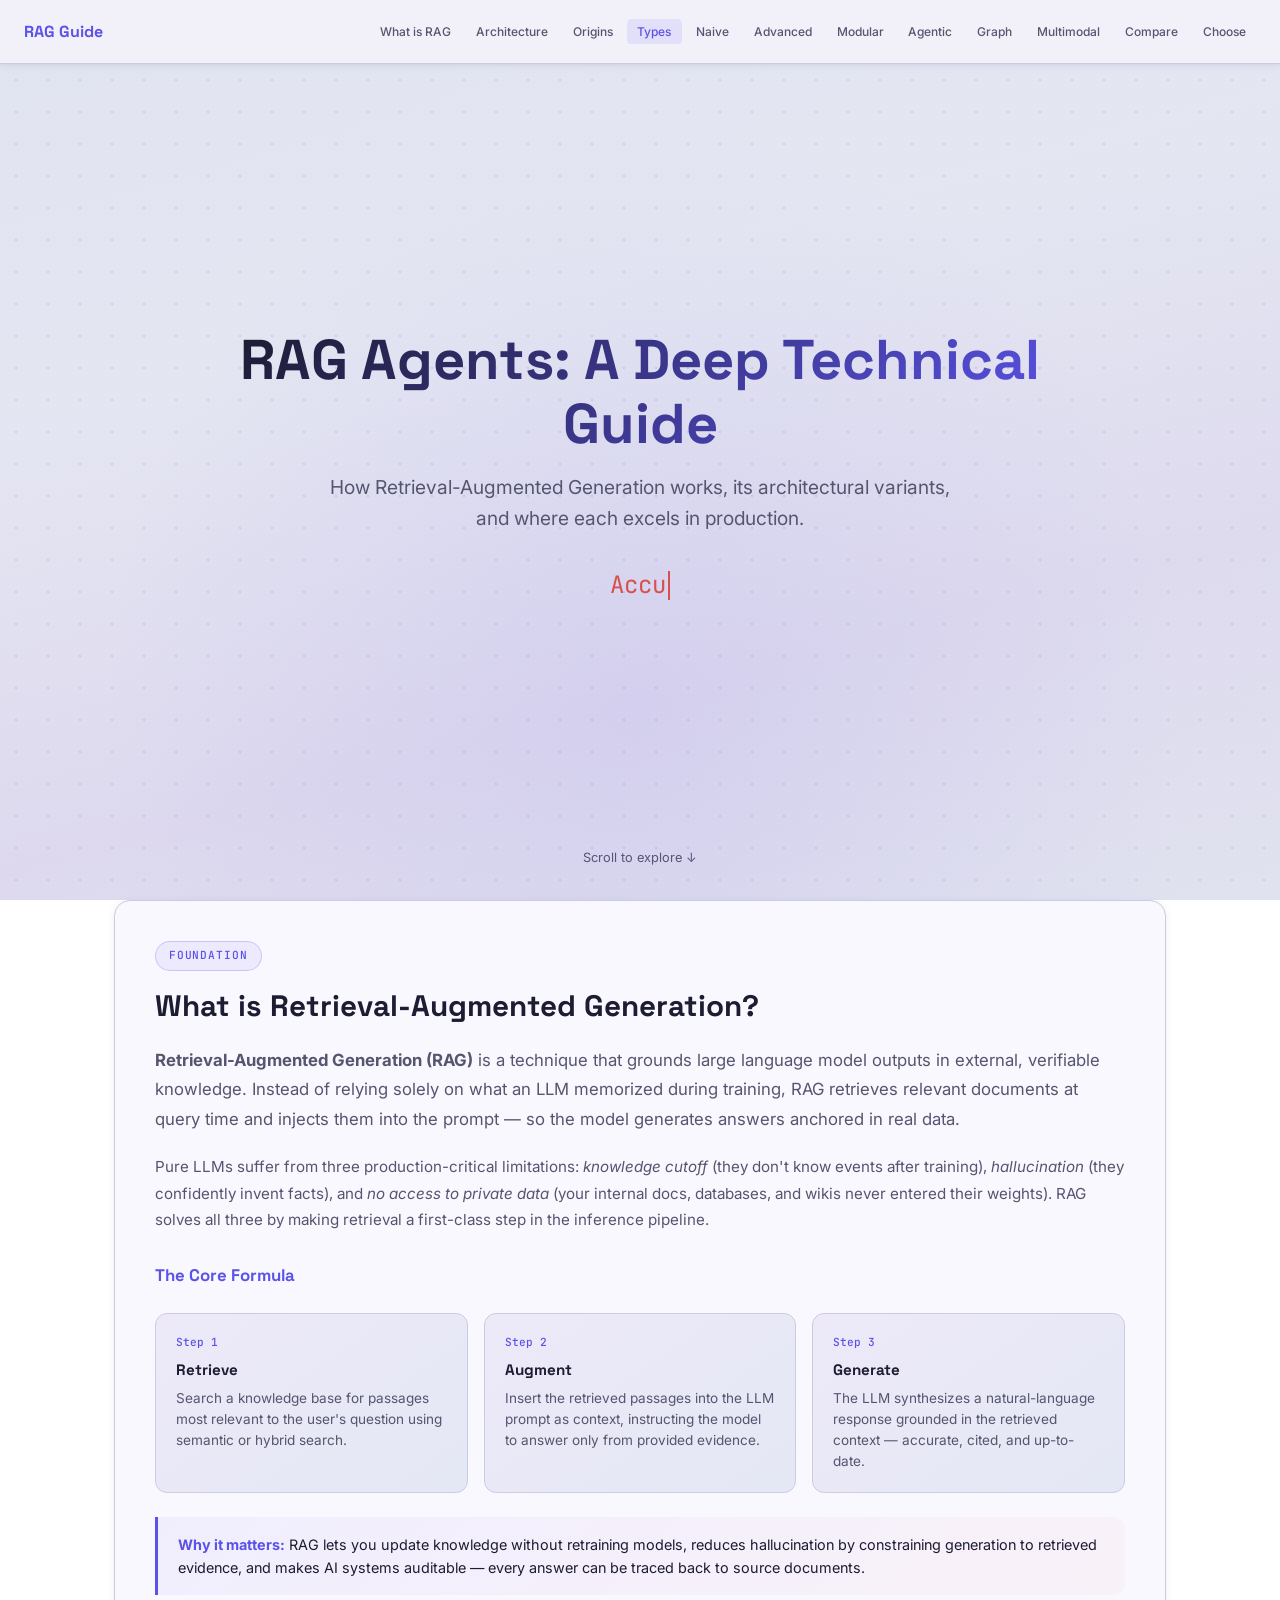
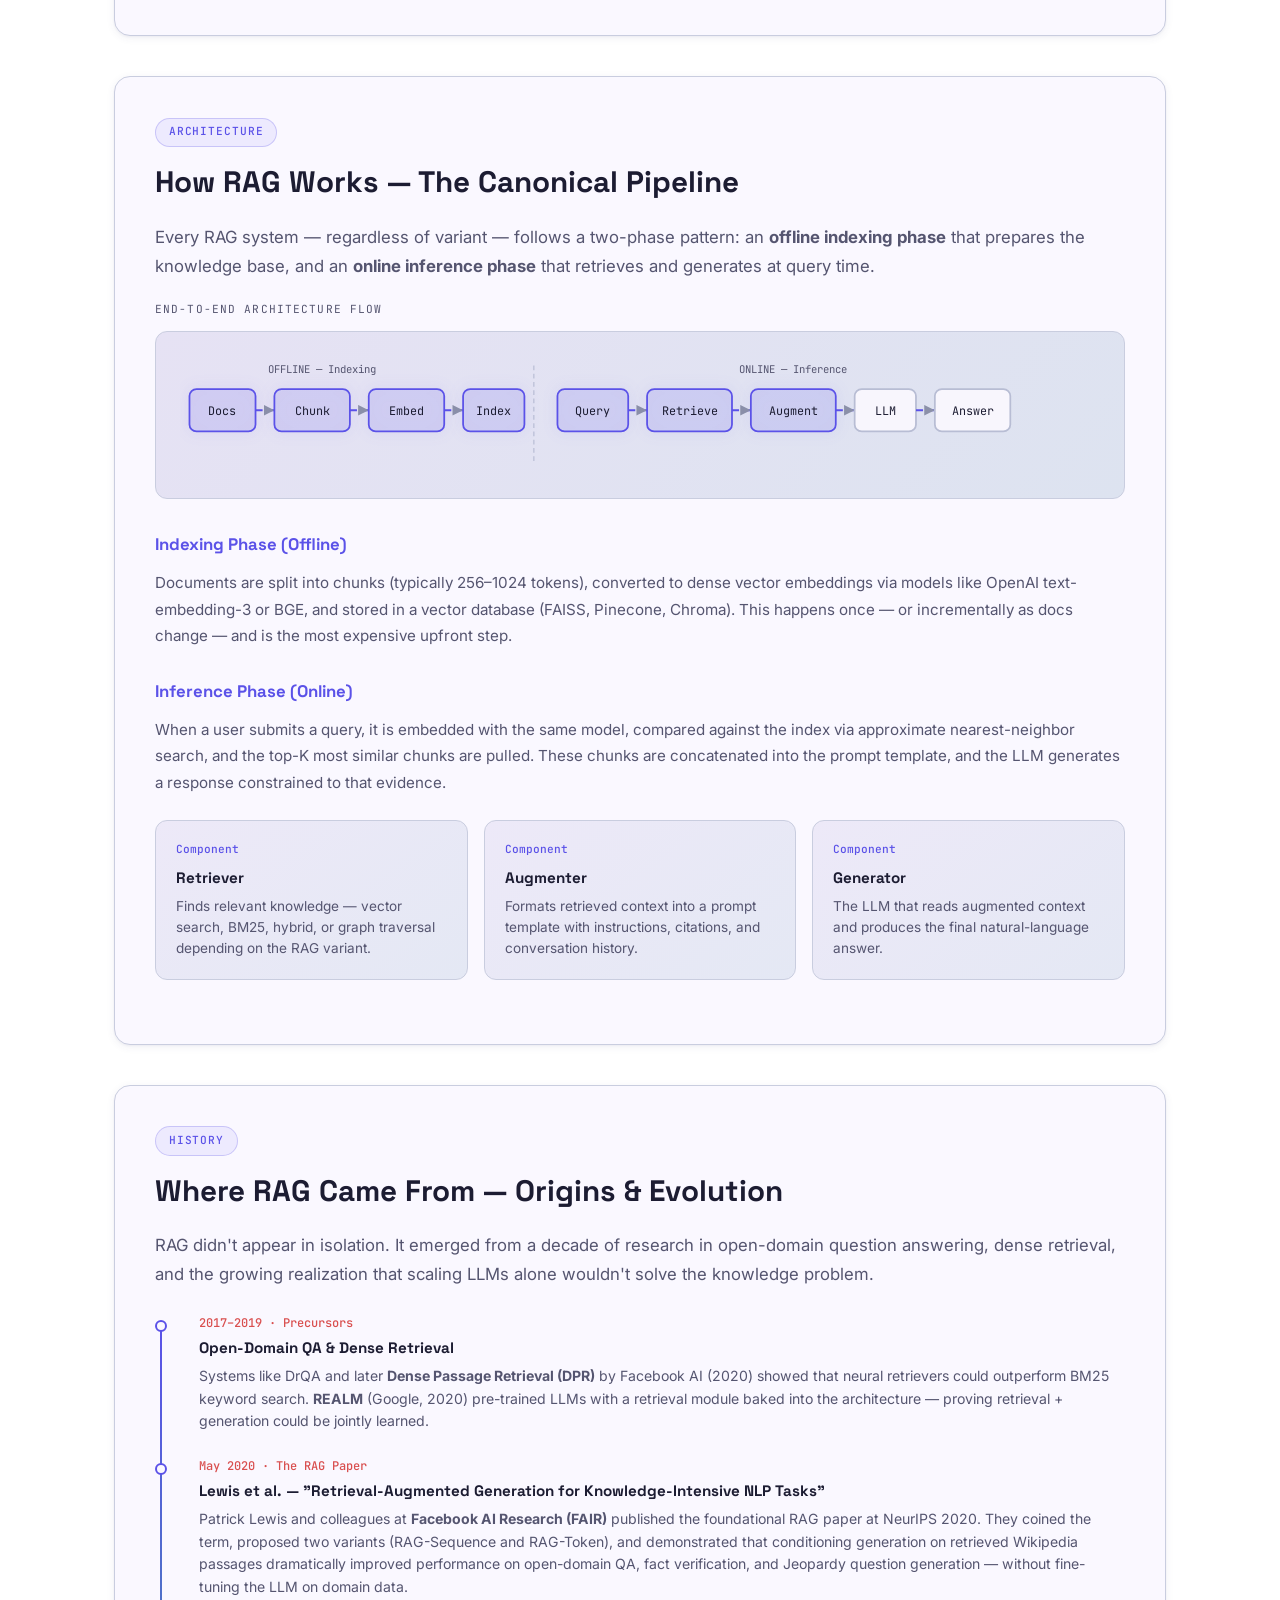
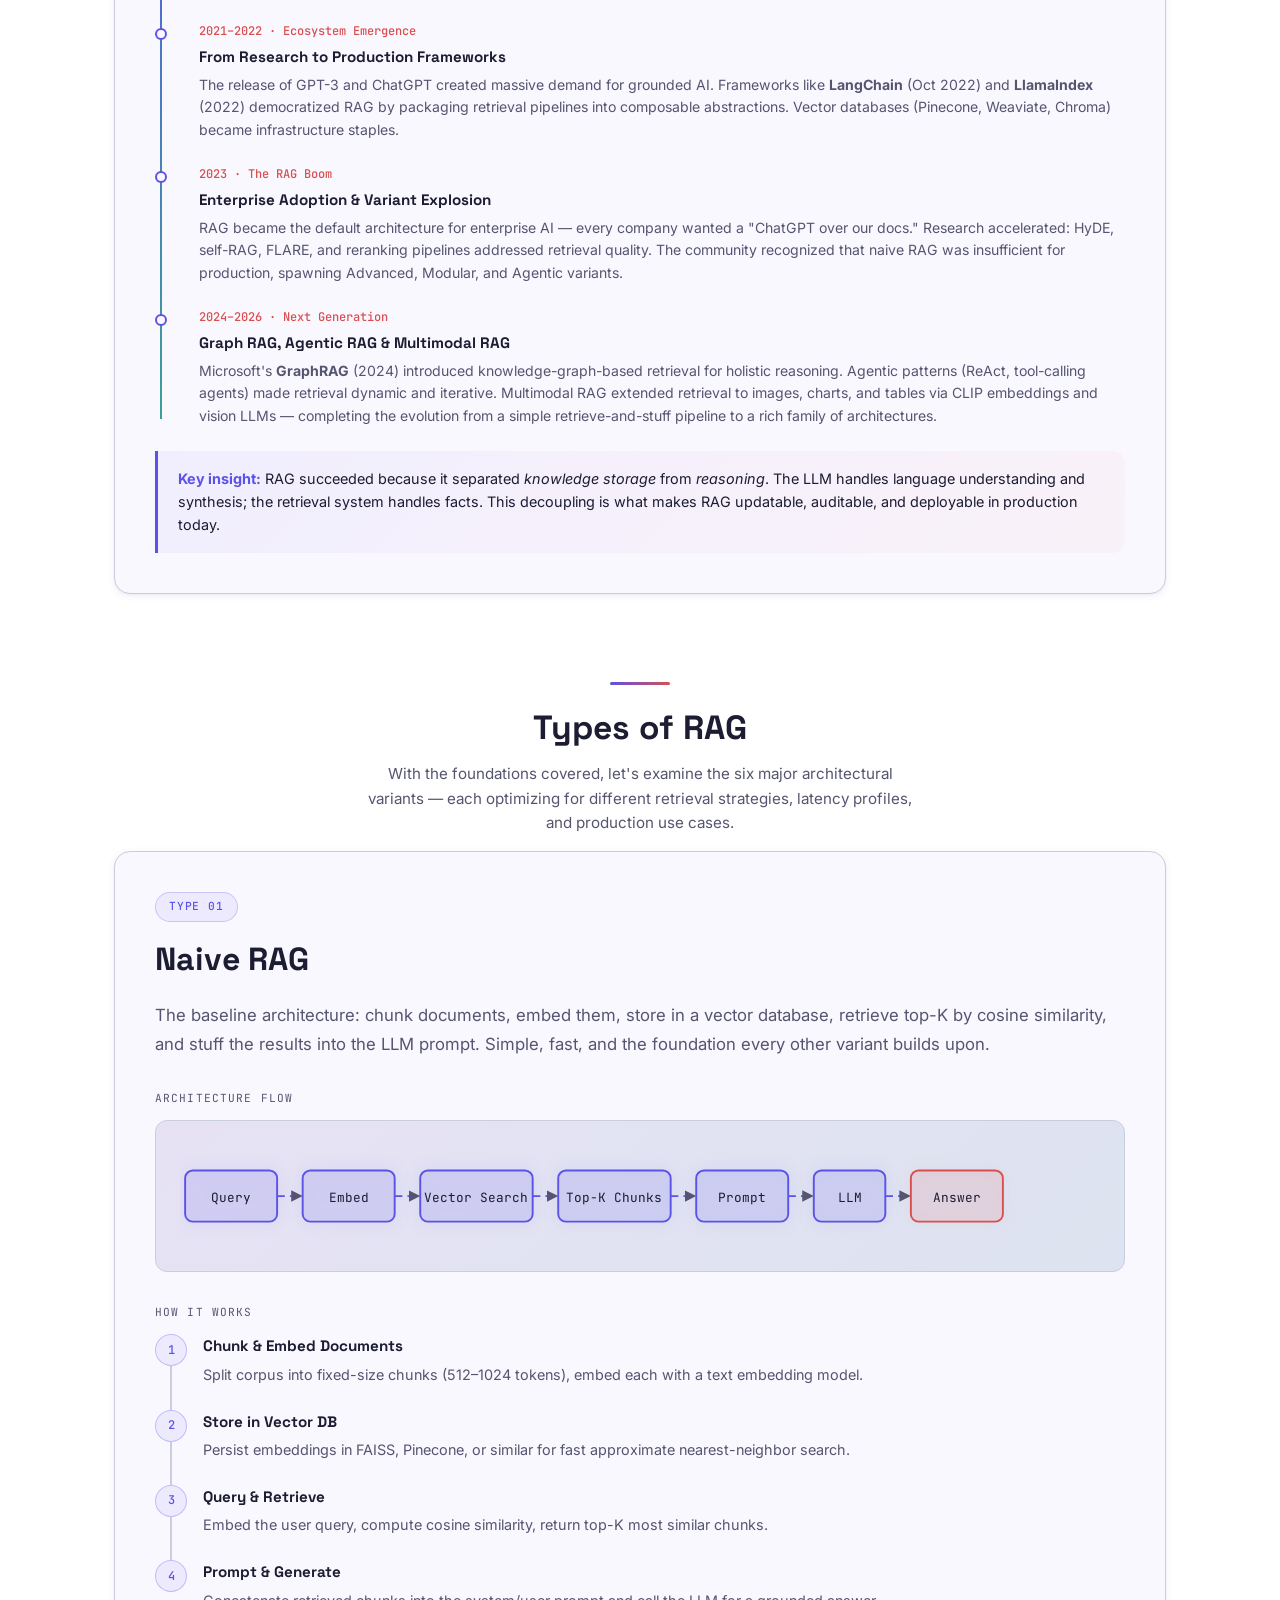
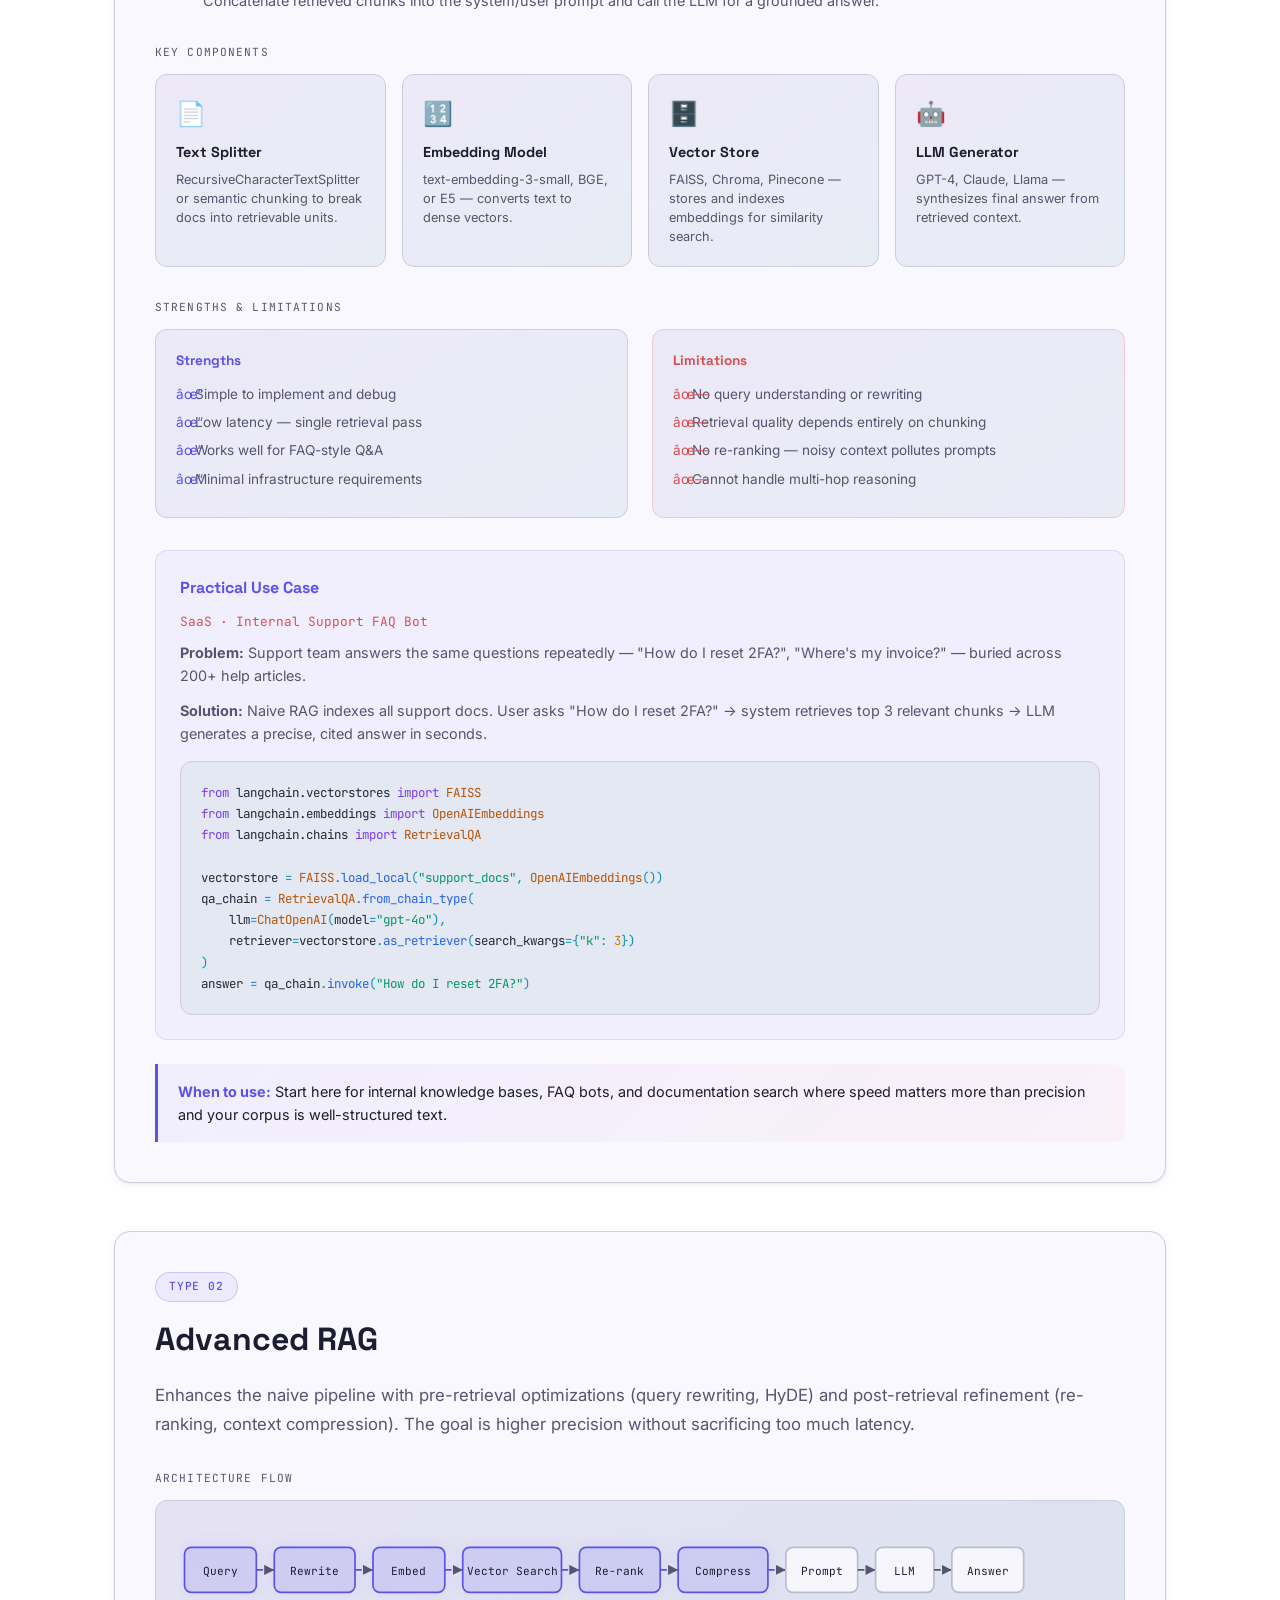
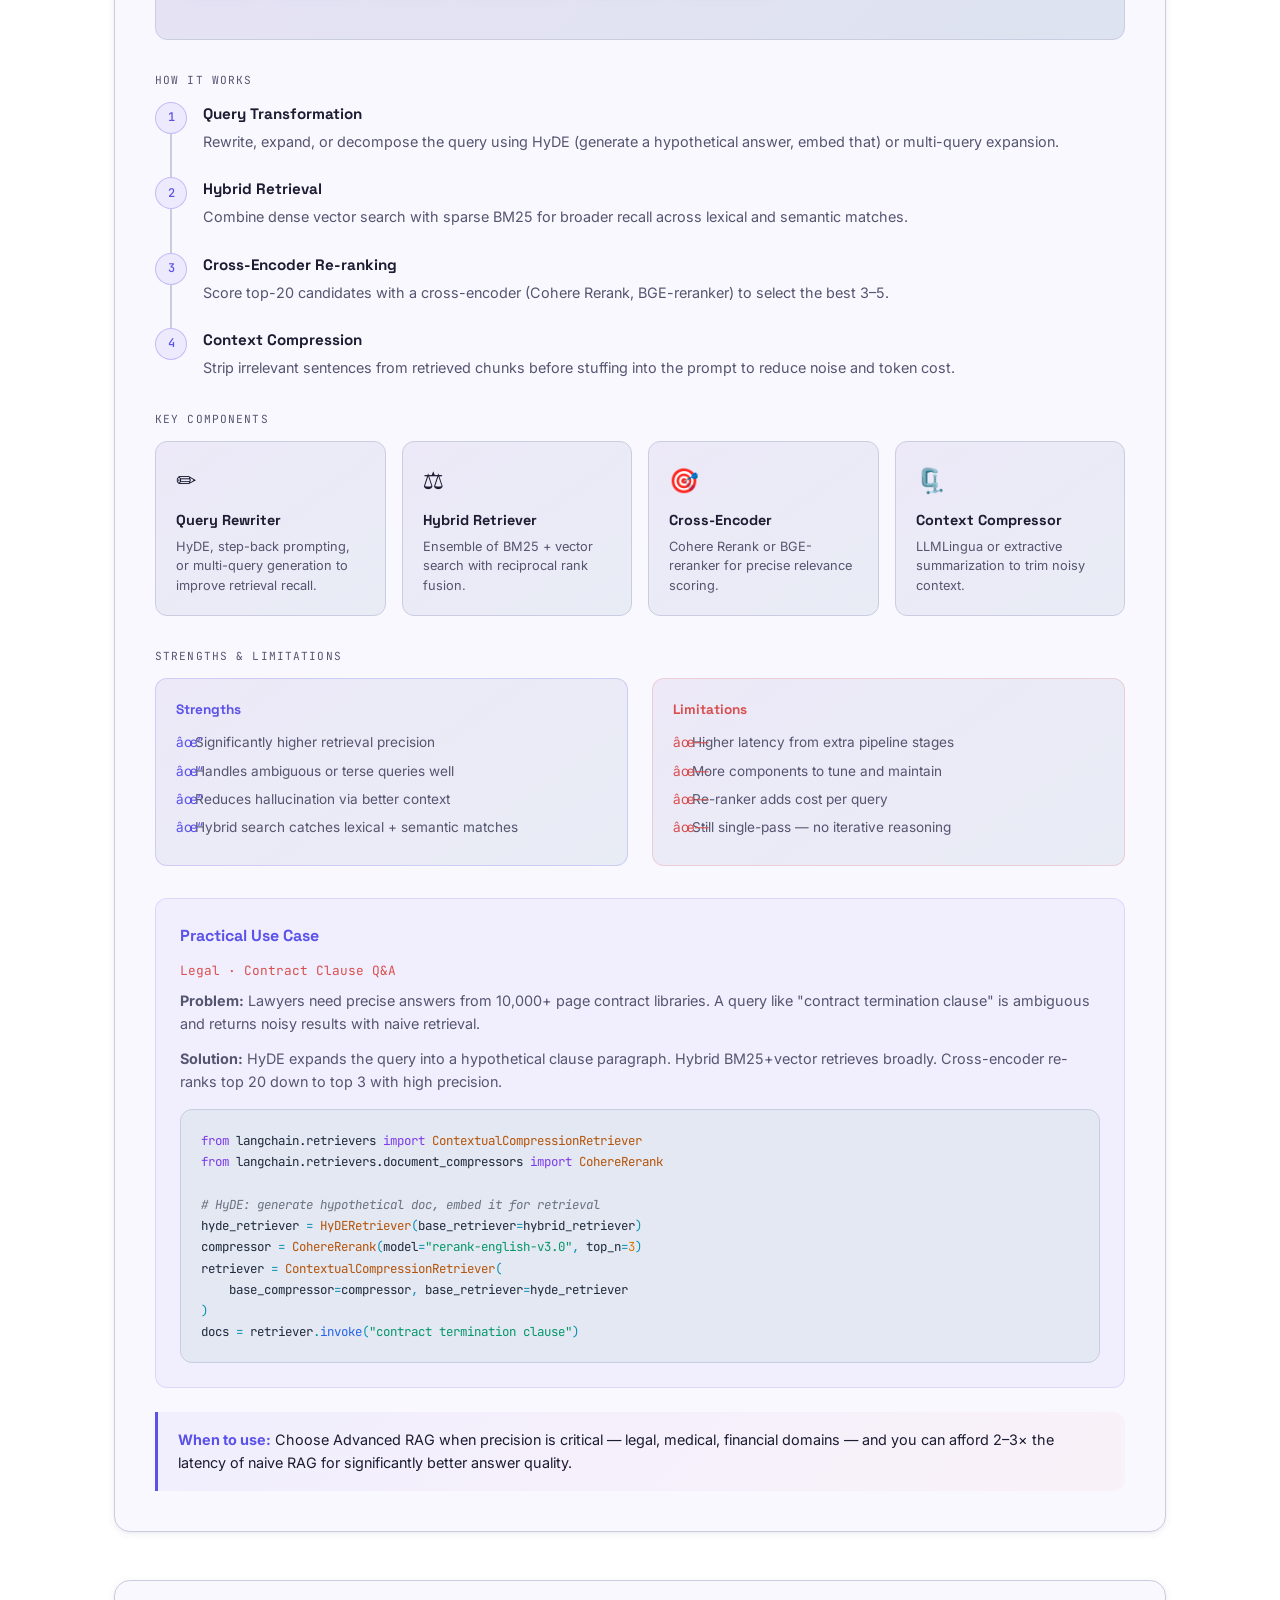
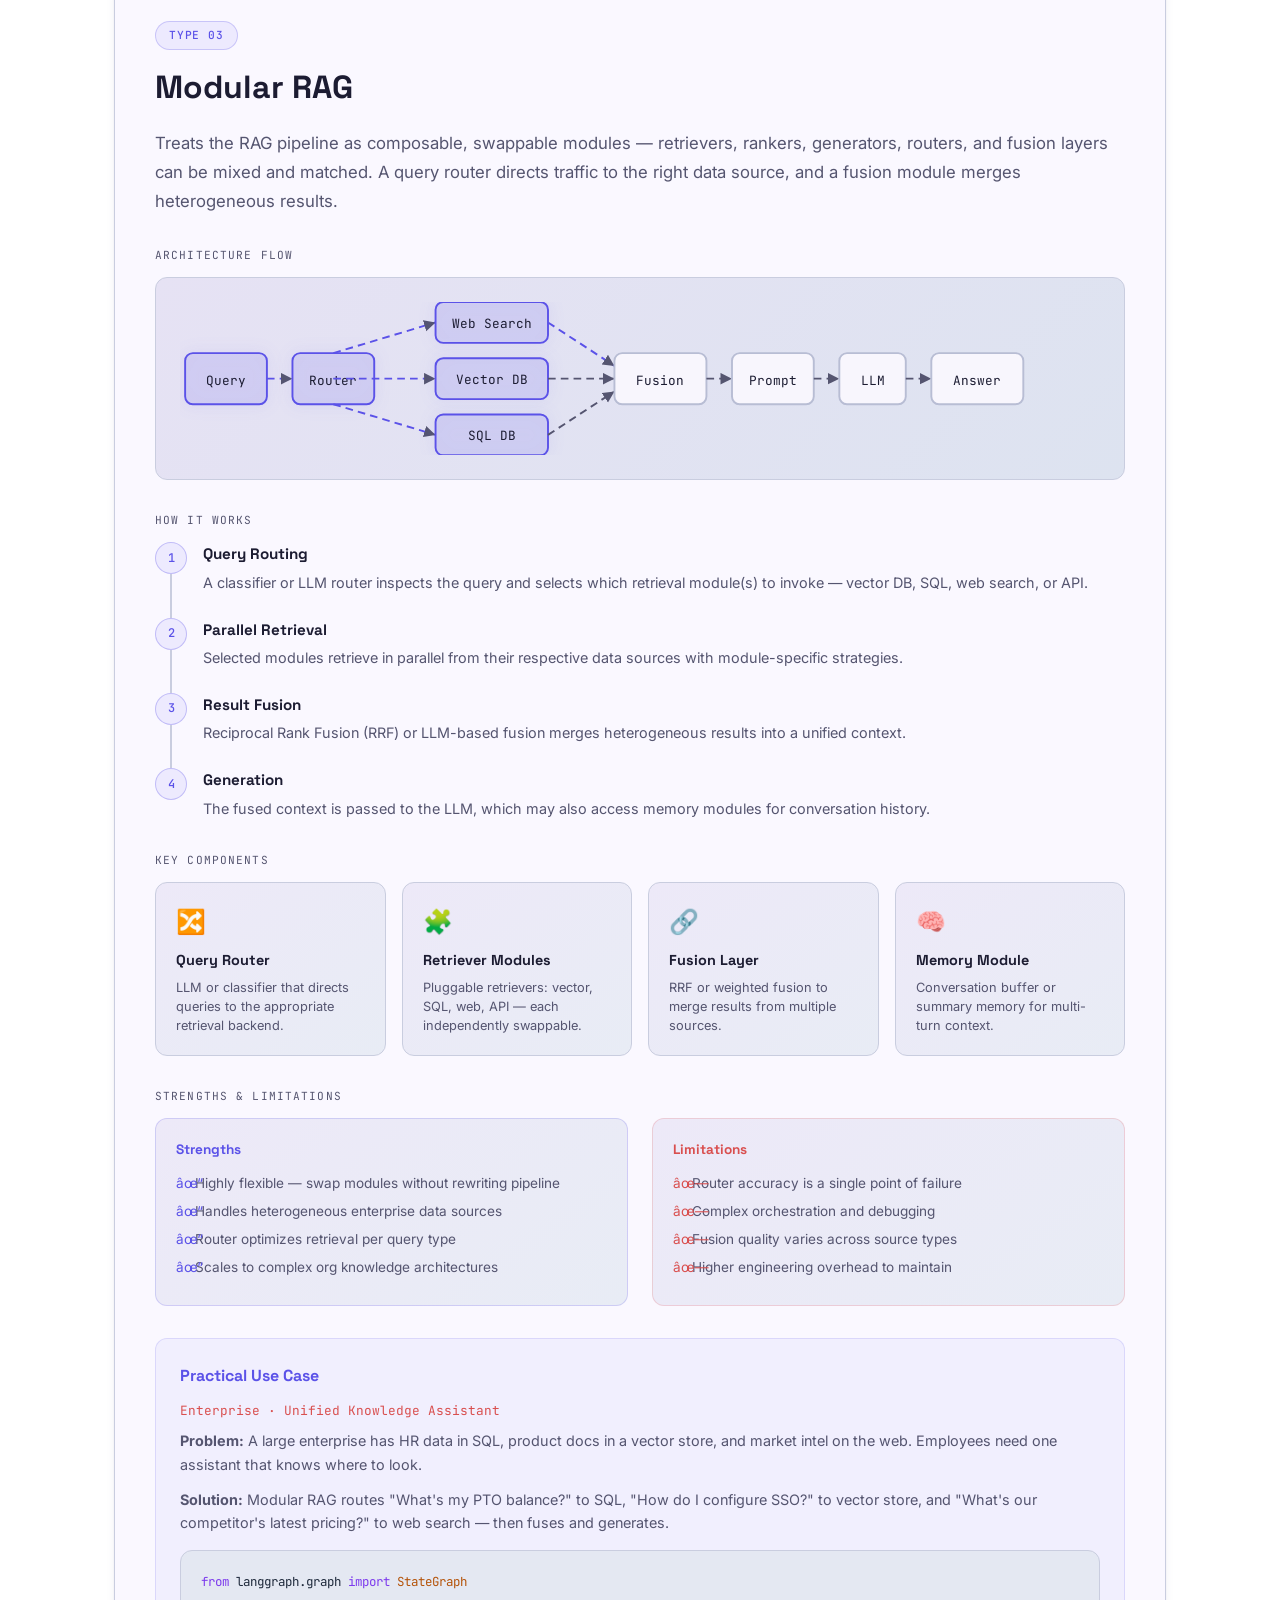
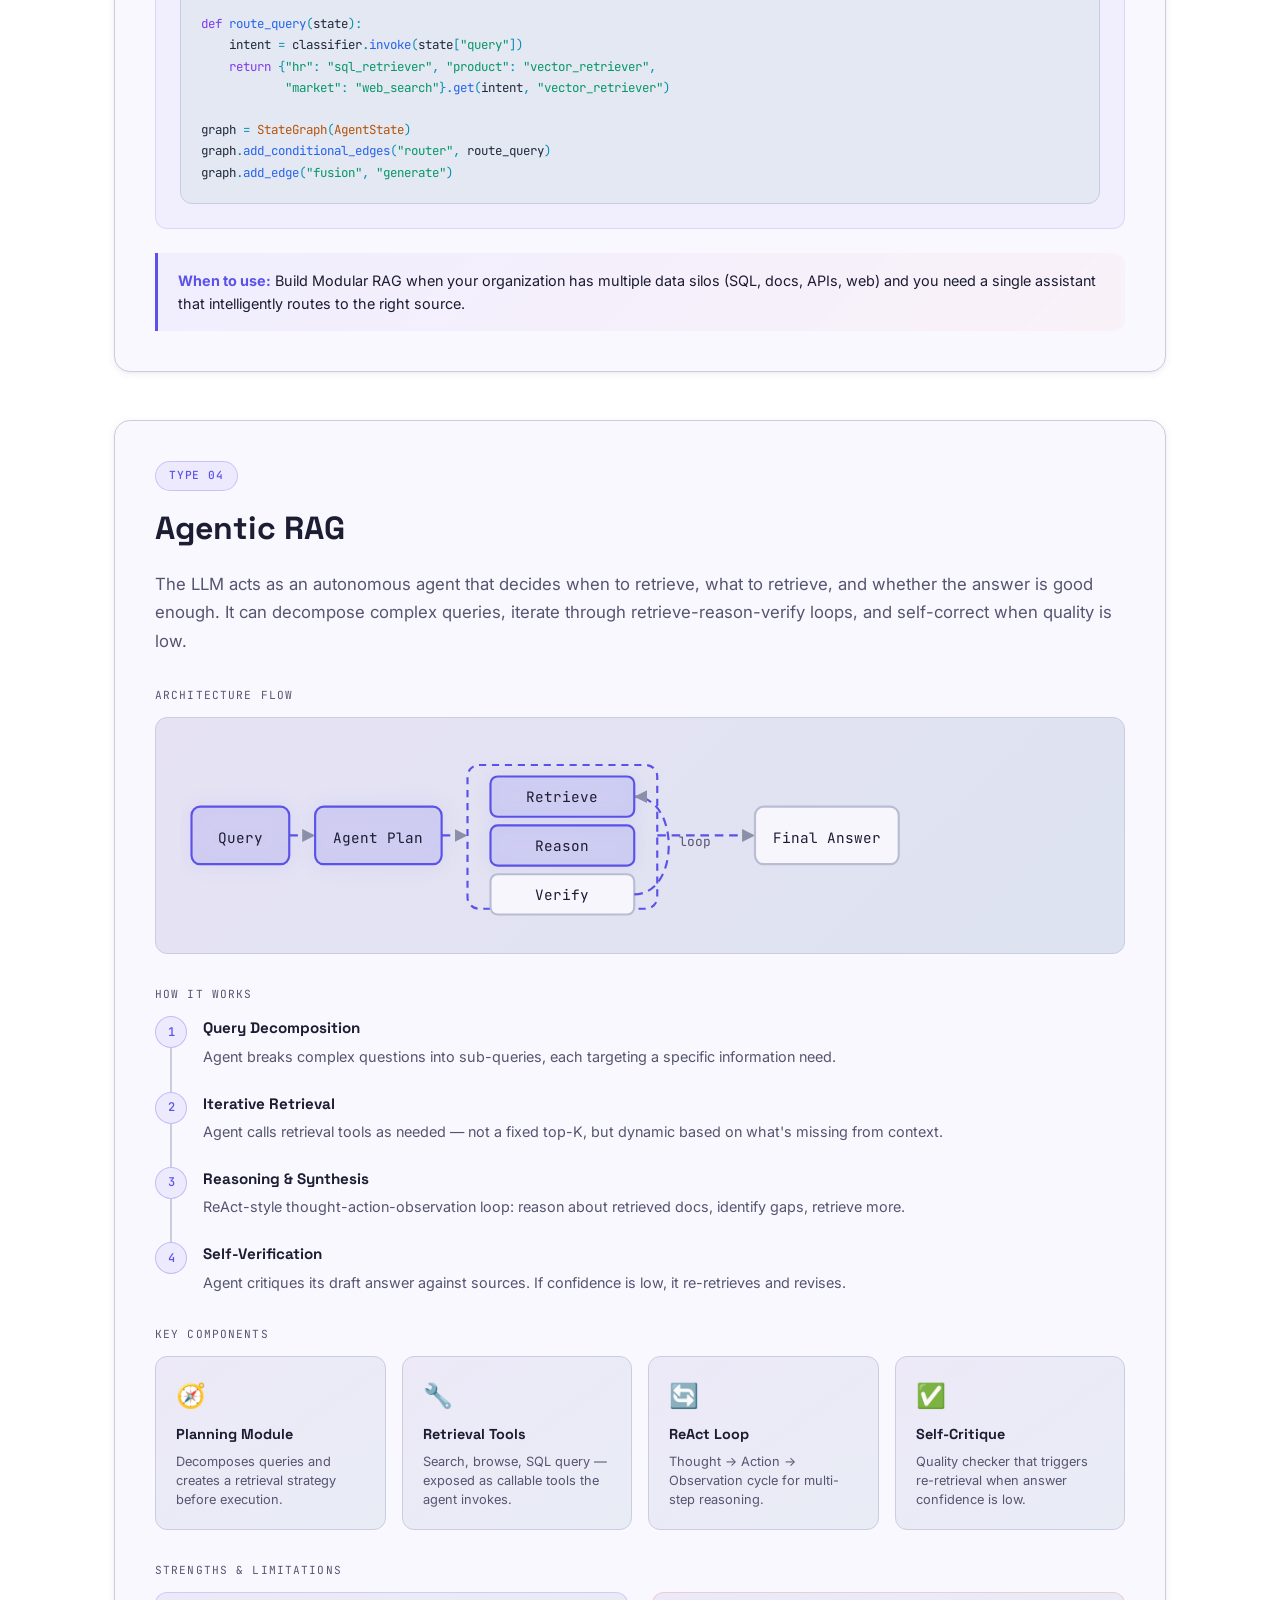
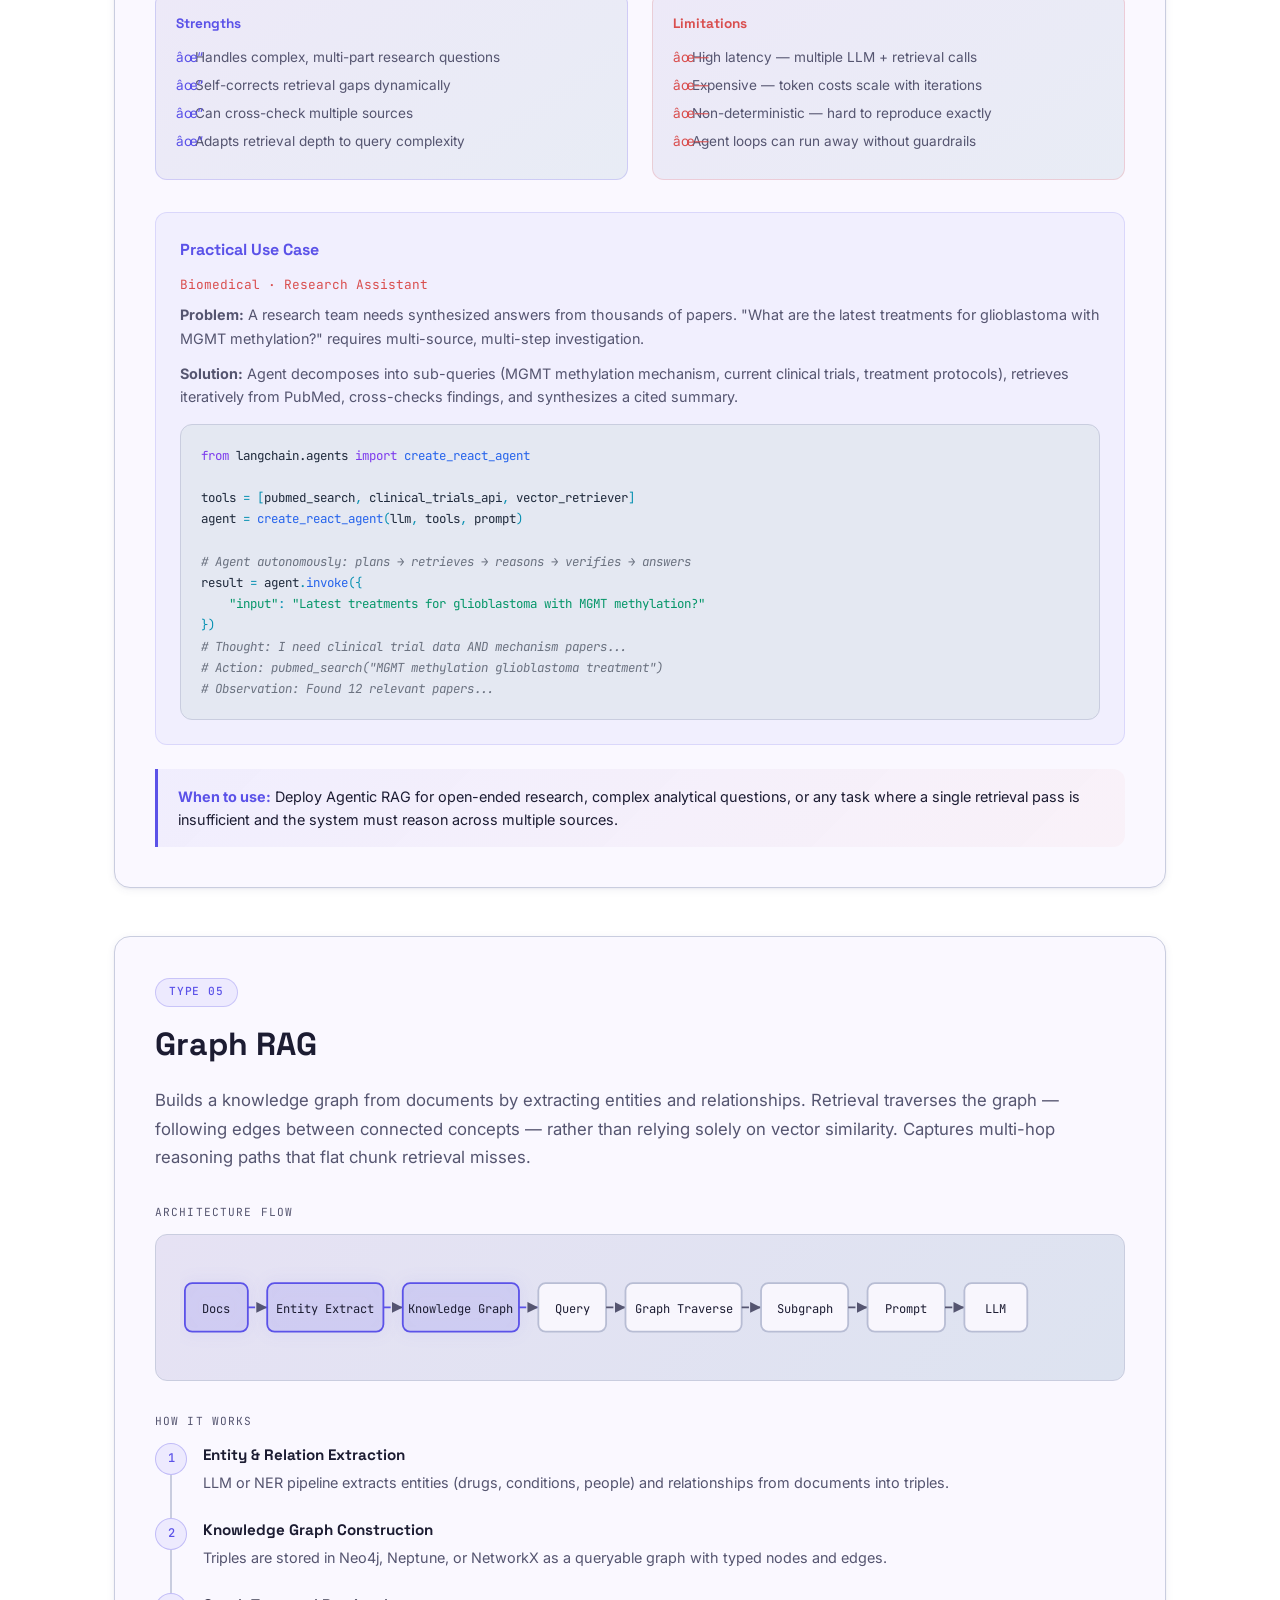
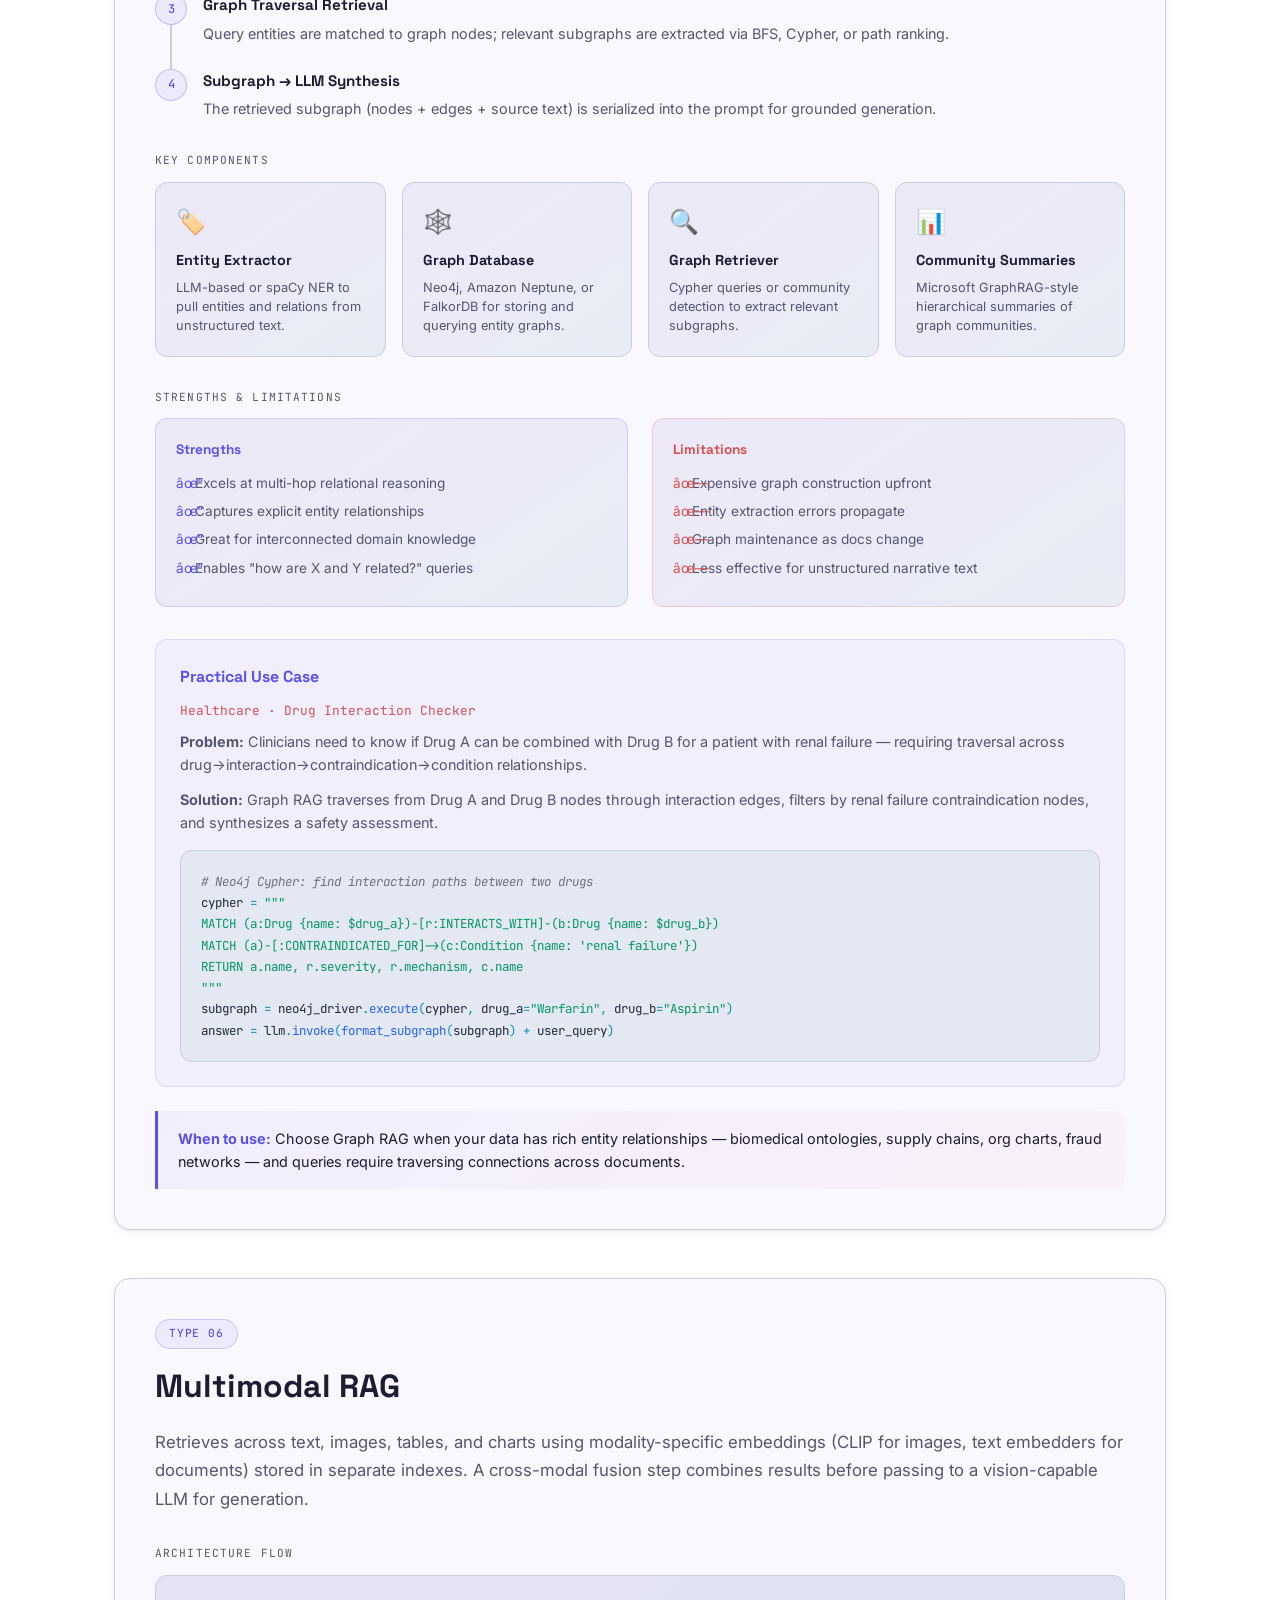
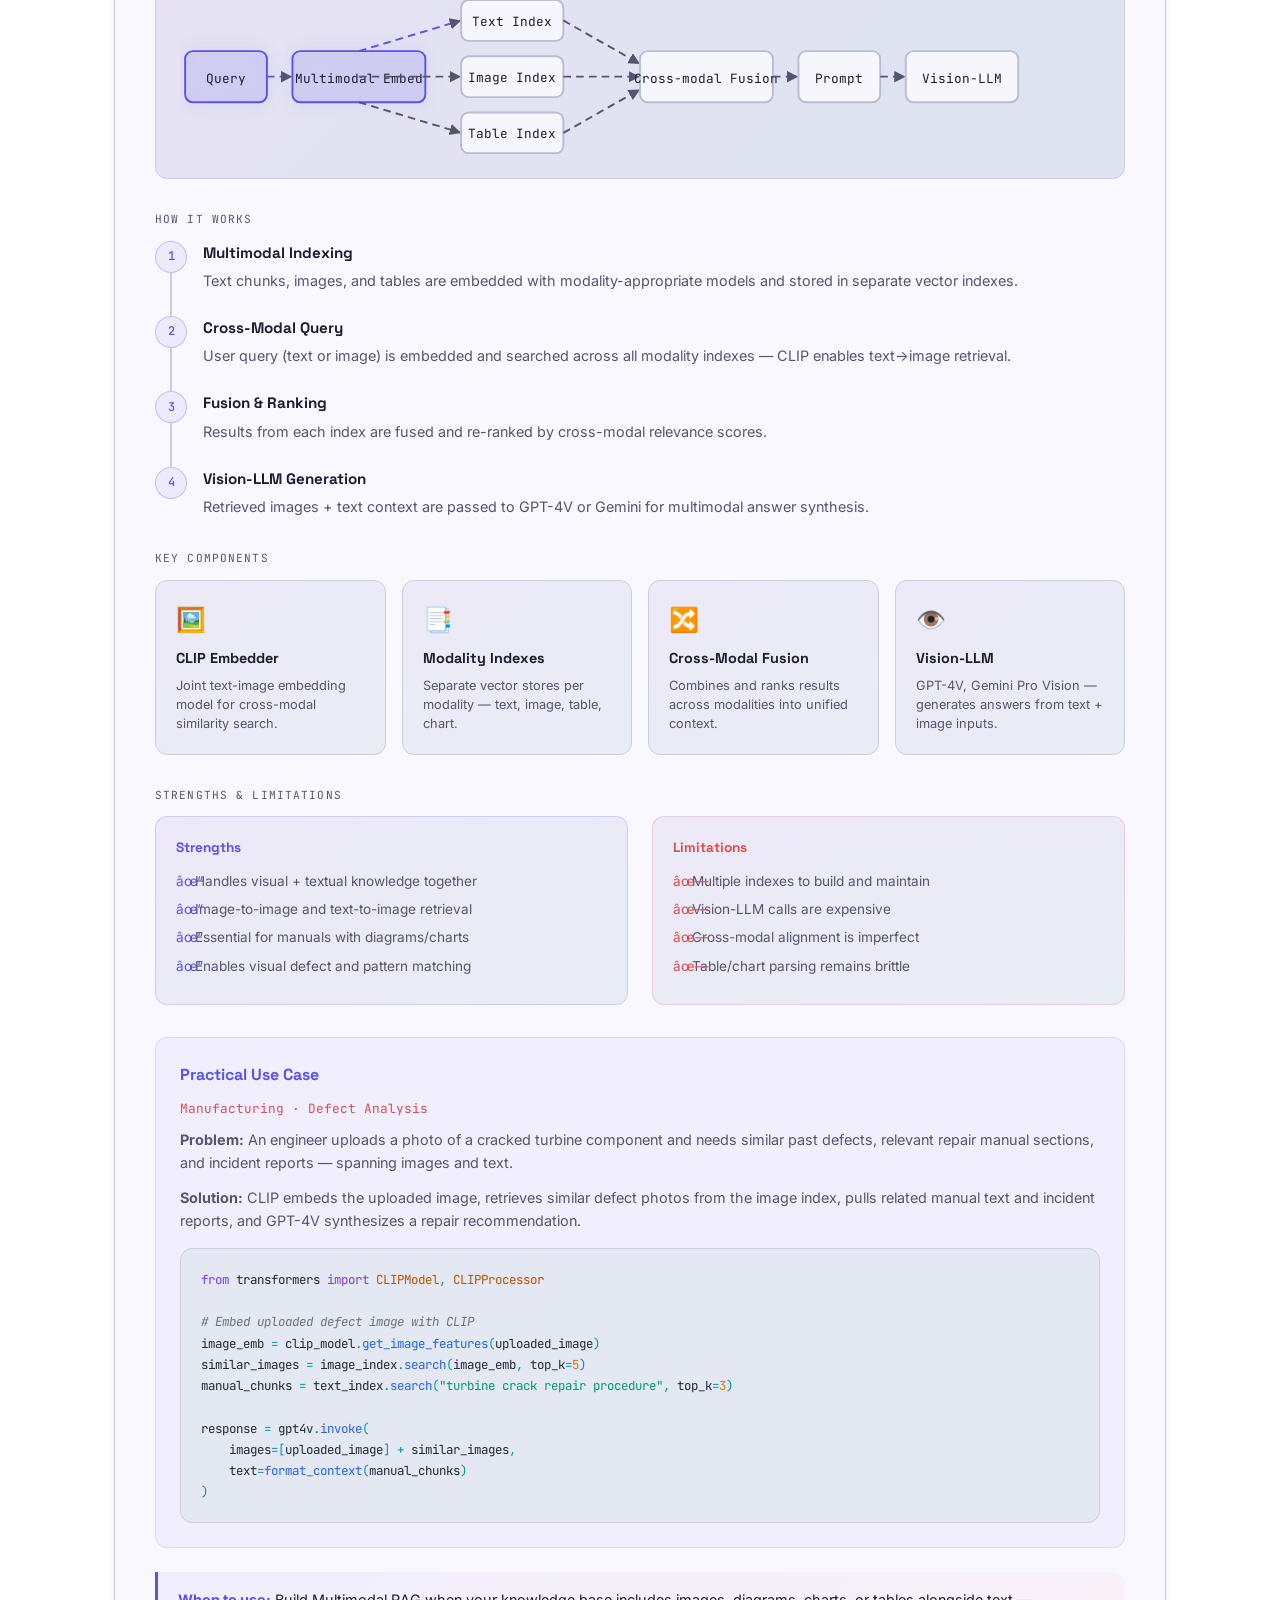
<file: index.html>
<!DOCTYPE html>
<html lang="en">
<head>
<meta charset="UTF-8">
<meta name="viewport" content="width=device-width, initial-scale=1.0">
<title>RAG Agents: A Deep Technical Guide</title>
<link rel="preconnect" href="https://fonts.googleapis.com">
<link rel="preconnect" href="https://fonts.gstatic.com" crossorigin>
<link rel="stylesheet" href="styles.css">
</head>
<body>

<nav class="nav" id="nav">
  <a href="#hero" class="nav-logo">RAG Guide</a>
  <button class="nav-toggle" id="navToggle" aria-label="Toggle navigation">&#9776;</button>
  <ul class="nav-links" id="navLinks">
    <li><a href="#what-is-rag">What is RAG</a></li>
    <li><a href="#rag-architecture">Architecture</a></li>
    <li><a href="#rag-origins">Origins</a></li>
    <li><a href="#rag-types">Types</a></li>
    <li><a href="#naive-rag">Naive</a></li>
    <li><a href="#advanced-rag">Advanced</a></li>
    <li><a href="#modular-rag">Modular</a></li>
    <li><a href="#agentic-rag">Agentic</a></li>
    <li><a href="#graph-rag">Graph</a></li>
    <li><a href="#multimodal-rag">Multimodal</a></li>
    <li><a href="#compare">Compare</a></li>
    <li><a href="#decision">Choose</a></li>
  </ul>
</nav>

<section class="hero" id="hero">
  <div class="hero-grid"></div>
  <div class="hero-content">
    <h1>RAG Agents: A Deep Technical Guide</h1>
    <p class="hero-sub">How Retrieval-Augmented Generation works, its architectural variants, and where each excels in production.</p>
    <div class="typewriter-wrap">
      <span id="typewriter"></span><span class="typewriter-cursor"></span>
    </div>
  </div>
  <div class="hero-scroll">Scroll to explore ↓</div>
</section>
<main class="container">

<!-- ═══ WHAT IS RAG ═══ -->
<article class="intro-block observe" id="what-is-rag">
  <span class="rag-badge">Foundation</span>
  <h2>What is Retrieval-Augmented Generation?</h2>
  <p class="intro-lead"><strong>Retrieval-Augmented Generation (RAG)</strong> is a technique that grounds large language model outputs in external, verifiable knowledge. Instead of relying solely on what an LLM memorized during training, RAG retrieves relevant documents at query time and injects them into the prompt — so the model generates answers anchored in real data.</p>
  <p class="intro-text">Pure LLMs suffer from three production-critical limitations: <em>knowledge cutoff</em> (they don't know events after training), <em>hallucination</em> (they confidently invent facts), and <em>no access to private data</em> (your internal docs, databases, and wikis never entered their weights). RAG solves all three by making retrieval a first-class step in the inference pipeline.</p>

  <h3>The Core Formula</h3>
  <div class="pillar-grid">
    <div class="pillar">
      <div class="pillar-num">Step 1</div>
      <h4>Retrieve</h4>
      <p>Search a knowledge base for passages most relevant to the user's question using semantic or hybrid search.</p>
    </div>
    <div class="pillar">
      <div class="pillar-num">Step 2</div>
      <h4>Augment</h4>
      <p>Insert the retrieved passages into the LLM prompt as context, instructing the model to answer only from provided evidence.</p>
    </div>
    <div class="pillar">
      <div class="pillar-num">Step 3</div>
      <h4>Generate</h4>
      <p>The LLM synthesizes a natural-language response grounded in the retrieved context — accurate, cited, and up-to-date.</p>
    </div>
  </div>

  <div class="callout"><strong>Why it matters:</strong> RAG lets you update knowledge without retraining models, reduces hallucination by constraining generation to retrieved evidence, and makes AI systems auditable — every answer can be traced back to source documents.</div>
</article>

<!-- ═══ RAG ARCHITECTURE ═══ -->
<article class="intro-block observe" id="rag-architecture">
  <span class="rag-badge">Architecture</span>
  <h2>How RAG Works — The Canonical Pipeline</h2>
  <p class="intro-lead">Every RAG system — regardless of variant — follows a two-phase pattern: an <strong>offline indexing phase</strong> that prepares the knowledge base, and an <strong>online inference phase</strong> that retrieves and generates at query time.</p>

  <p class="sub-label">End-to-End Architecture Flow</p>
  <div class="flow-diagram" data-flow-id="canonical">
    <svg viewBox="0 0 780 100" xmlns="http://www.w3.org/2000/svg">
      <defs><marker id="arr-canonical" markerWidth="8" markerHeight="8" refX="6" refY="3" orient="auto"><path d="M0,0 L6,3 L0,6" fill="#8B90A8"/></marker></defs>
      <text class="flow-label-muted" x="120" y="14" font-size="9">OFFLINE — Indexing</text>
      <text class="flow-label-muted" x="520" y="14" font-size="9">ONLINE — Inference</text>
      <line x1="300" y1="8" x2="300" y2="92" stroke="#B8BDD4" stroke-width="1" stroke-dasharray="4 3"/>
      <g class="flow-step" data-step="0"><rect class="flow-node" x="8" y="28" width="56" height="36" rx="6"/><text class="flow-label" x="36" y="50">Docs</text></g>
      <line class="flow-arrow" x1="64" y1="46" x2="80" y2="46" marker-end="url(#arr-canonical)"/>
      <g class="flow-step" data-step="1"><rect class="flow-node" x="80" y="28" width="64" height="36" rx="6"/><text class="flow-label" x="112" y="50">Chunk</text></g>
      <line class="flow-arrow" x1="144" y1="46" x2="160" y2="46" marker-end="url(#arr-canonical)"/>
      <g class="flow-step" data-step="2"><rect class="flow-node" x="160" y="28" width="64" height="36" rx="6"/><text class="flow-label" x="192" y="50">Embed</text></g>
      <line class="flow-arrow" x1="224" y1="46" x2="240" y2="46" marker-end="url(#arr-canonical)"/>
      <g class="flow-step" data-step="3"><rect class="flow-node" x="240" y="28" width="52" height="36" rx="6"/><text class="flow-label" x="266" y="50">Index</text></g>
      <g class="flow-step" data-step="4"><rect class="flow-node" x="320" y="28" width="60" height="36" rx="6"/><text class="flow-label" x="350" y="50">Query</text></g>
      <line class="flow-arrow" x1="380" y1="46" x2="396" y2="46" marker-end="url(#arr-canonical)"/>
      <g class="flow-step" data-step="5"><rect class="flow-node" x="396" y="28" width="72" height="36" rx="6"/><text class="flow-label" x="432" y="50">Retrieve</text></g>
      <line class="flow-arrow" x1="468" y1="46" x2="484" y2="46" marker-end="url(#arr-canonical)"/>
      <g class="flow-step" data-step="6"><rect class="flow-node" x="484" y="28" width="72" height="36" rx="6"/><text class="flow-label" x="520" y="50">Augment</text></g>
      <line class="flow-arrow" x1="556" y1="46" x2="572" y2="46" marker-end="url(#arr-canonical)"/>
      <g class="flow-step" data-step="7"><rect class="flow-node" x="572" y="28" width="52" height="36" rx="6"/><text class="flow-label" x="598" y="50">LLM</text></g>
      <line class="flow-arrow" x1="624" y1="46" x2="640" y2="46" marker-end="url(#arr-canonical)"/>
      <g class="flow-step" data-step="8"><rect class="flow-node" x="640" y="28" width="64" height="36" rx="6"/><text class="flow-label" x="672" y="50">Answer</text></g>
    </svg>
  </div>

  <h3>Indexing Phase (Offline)</h3>
  <p class="intro-text">Documents are split into chunks (typically 256–1024 tokens), converted to dense vector embeddings via models like OpenAI text-embedding-3 or BGE, and stored in a vector database (FAISS, Pinecone, Chroma). This happens once — or incrementally as docs change — and is the most expensive upfront step.</p>

  <h3>Inference Phase (Online)</h3>
  <p class="intro-text">When a user submits a query, it is embedded with the same model, compared against the index via approximate nearest-neighbor search, and the top-K most similar chunks are pulled. These chunks are concatenated into the prompt template, and the LLM generates a response constrained to that evidence.</p>

  <div class="pillar-grid">
    <div class="pillar">
      <div class="pillar-num">Component</div>
      <h4>Retriever</h4>
      <p>Finds relevant knowledge — vector search, BM25, hybrid, or graph traversal depending on the RAG variant.</p>
    </div>
    <div class="pillar">
      <div class="pillar-num">Component</div>
      <h4>Augmenter</h4>
      <p>Formats retrieved context into a prompt template with instructions, citations, and conversation history.</p>
    </div>
    <div class="pillar">
      <div class="pillar-num">Component</div>
      <h4>Generator</h4>
      <p>The LLM that reads augmented context and produces the final natural-language answer.</p>
    </div>
  </div>
</article>

<!-- ═══ ORIGINS OF RAG ═══ -->
<article class="intro-block observe" id="rag-origins">
  <span class="rag-badge">History</span>
  <h2>Where RAG Came From — Origins &amp; Evolution</h2>
  <p class="intro-lead">RAG didn't appear in isolation. It emerged from a decade of research in open-domain question answering, dense retrieval, and the growing realization that scaling LLMs alone wouldn't solve the knowledge problem.</p>

  <div class="timeline">
    <div class="tl-item">
      <div class="tl-year">2017–2019 · Precursors</div>
      <h4>Open-Domain QA &amp; Dense Retrieval</h4>
      <p>Systems like DrQA and later <strong>Dense Passage Retrieval (DPR)</strong> by Facebook AI (2020) showed that neural retrievers could outperform BM25 keyword search. <strong>REALM</strong> (Google, 2020) pre-trained LLMs with a retrieval module baked into the architecture — proving retrieval + generation could be jointly learned.</p>
    </div>
    <div class="tl-item">
      <div class="tl-year">May 2020 · The RAG Paper</div>
      <h4>Lewis et al. — "Retrieval-Augmented Generation for Knowledge-Intensive NLP Tasks"</h4>
      <p>Patrick Lewis and colleagues at <strong>Facebook AI Research (FAIR)</strong> published the foundational RAG paper at NeurIPS 2020. They coined the term, proposed two variants (RAG-Sequence and RAG-Token), and demonstrated that conditioning generation on retrieved Wikipedia passages dramatically improved performance on open-domain QA, fact verification, and Jeopardy question generation — without fine-tuning the LLM on domain data.</p>
    </div>
    <div class="tl-item">
      <div class="tl-year">2021–2022 · Ecosystem Emergence</div>
      <h4>From Research to Production Frameworks</h4>
      <p>The release of GPT-3 and ChatGPT created massive demand for grounded AI. Frameworks like <strong>LangChain</strong> (Oct 2022) and <strong>LlamaIndex</strong> (2022) democratized RAG by packaging retrieval pipelines into composable abstractions. Vector databases (Pinecone, Weaviate, Chroma) became infrastructure staples.</p>
    </div>
    <div class="tl-item">
      <div class="tl-year">2023 · The RAG Boom</div>
      <h4>Enterprise Adoption &amp; Variant Explosion</h4>
      <p>RAG became the default architecture for enterprise AI — every company wanted a "ChatGPT over our docs." Research accelerated: HyDE, self-RAG, FLARE, and reranking pipelines addressed retrieval quality. The community recognized that naive RAG was insufficient for production, spawning Advanced, Modular, and Agentic variants.</p>
    </div>
    <div class="tl-item">
      <div class="tl-year">2024–2026 · Next Generation</div>
      <h4>Graph RAG, Agentic RAG &amp; Multimodal RAG</h4>
      <p>Microsoft's <strong>GraphRAG</strong> (2024) introduced knowledge-graph-based retrieval for holistic reasoning. Agentic patterns (ReAct, tool-calling agents) made retrieval dynamic and iterative. Multimodal RAG extended retrieval to images, charts, and tables via CLIP embeddings and vision LLMs — completing the evolution from a simple retrieve-and-stuff pipeline to a rich family of architectures.</p>
    </div>
  </div>

  <div class="callout"><strong>Key insight:</strong> RAG succeeded because it separated <em>knowledge storage</em> from <em>reasoning</em>. The LLM handles language understanding and synthesis; the retrieval system handles facts. This decoupling is what makes RAG updatable, auditable, and deployable in production today.</div>
</article>

<!-- ═══ TYPES DIVIDER ═══ -->
<div class="types-divider observe" id="rag-types">
  <div class="divider-line"></div>
  <h2>Types of RAG</h2>
  <p>With the foundations covered, let's examine the six major architectural variants — each optimizing for different retrieval strategies, latency profiles, and production use cases.</p>
</div>

<!-- ═══ NAIVE RAG ═══ -->
<article class="rag-card observe" id="naive-rag" data-flow="naive">
  <span class="rag-badge">Type 01</span>
  <h2>Naive RAG</h2>
  <p class="concept">The baseline architecture: chunk documents, embed them, store in a vector database, retrieve top-K by cosine similarity, and stuff the results into the LLM prompt. Simple, fast, and the foundation every other variant builds upon.</p>

  <p class="sub-label">Architecture Flow</p>
  <div class="flow-diagram" data-flow-id="naive">
    <svg viewBox="0 0 720 80" xmlns="http://www.w3.org/2000/svg">
      <defs><marker id="arr" markerWidth="8" markerHeight="8" refX="6" refY="3" orient="auto"><path d="M0,0 L6,3 L0,6" fill="var(--muted)"/></marker></defs>
      <g class="flow-step" data-step="0"><rect class="flow-node" x="4" y="20" width="72" height="40" rx="6"/><text class="flow-label" x="40" y="45">Query</text></g>
      <line class="flow-arrow" data-arrow="0" x1="76" y1="40" x2="96" y2="40" marker-end="url(#arr)"/>
      <g class="flow-step" data-step="1"><rect class="flow-node" x="96" y="20" width="72" height="40" rx="6"/><text class="flow-label" x="132" y="45">Embed</text></g>
      <line class="flow-arrow" data-arrow="1" x1="168" y1="40" x2="188" y2="40" marker-end="url(#arr)"/>
      <g class="flow-step" data-step="2"><rect class="flow-node" x="188" y="20" width="88" height="40" rx="6"/><text class="flow-label" x="232" y="45">Vector Search</text></g>
      <line class="flow-arrow" data-arrow="2" x1="276" y1="40" x2="296" y2="40" marker-end="url(#arr)"/>
      <g class="flow-step" data-step="3"><rect class="flow-node" x="296" y="20" width="88" height="40" rx="6"/><text class="flow-label" x="340" y="45">Top-K Chunks</text></g>
      <line class="flow-arrow" data-arrow="3" x1="384" y1="40" x2="404" y2="40" marker-end="url(#arr)"/>
      <g class="flow-step" data-step="4"><rect class="flow-node" x="404" y="20" width="72" height="40" rx="6"/><text class="flow-label" x="440" y="45">Prompt</text></g>
      <line class="flow-arrow" data-arrow="4" x1="476" y1="40" x2="496" y2="40" marker-end="url(#arr)"/>
      <g class="flow-step" data-step="5"><rect class="flow-node" x="496" y="20" width="56" height="40" rx="6"/><text class="flow-label" x="524" y="45">LLM</text></g>
      <line class="flow-arrow" data-arrow="5" x1="552" y1="40" x2="572" y2="40" marker-end="url(#arr)"/>
      <g class="flow-step" data-step="6"><rect class="flow-node lit-warm" x="572" y="20" width="72" height="40" rx="6"/><text class="flow-label" x="608" y="45">Answer</text></g>
    </svg>
  </div>

  <p class="sub-label">How It Works</p>
  <div class="stepper">
    <div class="step"><div class="step-num">1</div><div class="step-body"><h4>Chunk &amp; Embed Documents</h4><p>Split corpus into fixed-size chunks (512–1024 tokens), embed each with a text embedding model.</p></div></div>
    <div class="step"><div class="step-num">2</div><div class="step-body"><h4>Store in Vector DB</h4><p>Persist embeddings in FAISS, Pinecone, or similar for fast approximate nearest-neighbor search.</p></div></div>
    <div class="step"><div class="step-num">3</div><div class="step-body"><h4>Query &amp; Retrieve</h4><p>Embed the user query, compute cosine similarity, return top-K most similar chunks.</p></div></div>
    <div class="step"><div class="step-num">4</div><div class="step-body"><h4>Prompt &amp; Generate</h4><p>Concatenate retrieved chunks into the system/user prompt and call the LLM for a grounded answer.</p></div></div>
  </div>

  <p class="sub-label">Key Components</p>
  <div class="components">
    <div class="comp-card"><div class="comp-icon">📄</div><h4>Text Splitter</h4><p>RecursiveCharacterTextSplitter or semantic chunking to break docs into retrievable units.</p></div>
    <div class="comp-card"><div class="comp-icon">🔢</div><h4>Embedding Model</h4><p>text-embedding-3-small, BGE, or E5 — converts text to dense vectors.</p></div>
    <div class="comp-card"><div class="comp-icon">🗄️</div><h4>Vector Store</h4><p>FAISS, Chroma, Pinecone — stores and indexes embeddings for similarity search.</p></div>
    <div class="comp-card"><div class="comp-icon">🤖</div><h4>LLM Generator</h4><p>GPT-4, Claude, Llama — synthesizes final answer from retrieved context.</p></div>
  </div>

  <p class="sub-label">Strengths &amp; Limitations</p>
  <div class="pros-cons">
    <div class="pros"><h4>Strengths</h4><ul><li>Simple to implement and debug</li><li>Low latency — single retrieval pass</li><li>Works well for FAQ-style Q&amp;A</li><li>Minimal infrastructure requirements</li></ul></div>
    <div class="cons"><h4>Limitations</h4><ul><li>No query understanding or rewriting</li><li>Retrieval quality depends entirely on chunking</li><li>No re-ranking — noisy context pollutes prompts</li><li>Cannot handle multi-hop reasoning</li></ul></div>
  </div>

  <div class="use-case">
    <h4>Practical Use Case</h4>
    <div class="industry">SaaS · Internal Support FAQ Bot</div>
    <p><strong>Problem:</strong> Support team answers the same questions repeatedly — "How do I reset 2FA?", "Where's my invoice?" — buried across 200+ help articles.</p>
    <p><strong>Solution:</strong> Naive RAG indexes all support docs. User asks "How do I reset 2FA?" → system retrieves top 3 relevant chunks → LLM generates a precise, cited answer in seconds.</p>
<pre><span class="t-kw">from</span> <span class="t-var">langchain.vectorstores</span> <span class="t-kw">import</span> <span class="t-cls">FAISS</span>
<span class="t-kw">from</span> <span class="t-var">langchain.embeddings</span> <span class="t-kw">import</span> <span class="t-cls">OpenAIEmbeddings</span>
<span class="t-kw">from</span> <span class="t-var">langchain.chains</span> <span class="t-kw">import</span> <span class="t-cls">RetrievalQA</span>

<span class="t-var">vectorstore</span> <span class="t-op">=</span> <span class="t-cls">FAISS</span><span class="t-op">.</span><span class="t-fn">load_local</span><span class="t-op">(</span><span class="t-str">"support_docs"</span><span class="t-op">,</span> <span class="t-cls">OpenAIEmbeddings</span><span class="t-op">())</span>
<span class="t-var">qa_chain</span> <span class="t-op">=</span> <span class="t-cls">RetrievalQA</span><span class="t-op">.</span><span class="t-fn">from_chain_type</span><span class="t-op">(</span>
    <span class="t-var">llm</span><span class="t-op">=</span><span class="t-cls">ChatOpenAI</span><span class="t-op">(</span><span class="t-var">model</span><span class="t-op">=</span><span class="t-str">"gpt-4o"</span><span class="t-op">),</span>
    <span class="t-var">retriever</span><span class="t-op">=</span><span class="t-var">vectorstore</span><span class="t-op">.</span><span class="t-fn">as_retriever</span><span class="t-op">(</span><span class="t-var">search_kwargs</span><span class="t-op">={</span><span class="t-str">"k"</span><span class="t-op">:</span> <span class="t-num">3</span><span class="t-op">})</span>
<span class="t-op">)</span>
<span class="t-var">answer</span> <span class="t-op">=</span> <span class="t-var">qa_chain</span><span class="t-op">.</span><span class="t-fn">invoke</span><span class="t-op">(</span><span class="t-str">"How do I reset 2FA?"</span><span class="t-op">)</span></pre>
  </div>

  <div class="callout"><strong>When to use:</strong> Start here for internal knowledge bases, FAQ bots, and documentation search where speed matters more than precision and your corpus is well-structured text.</div>
</article>

<!-- ═══ ADVANCED RAG ═══ -->
<article class="rag-card observe" id="advanced-rag" data-flow="advanced">
  <span class="rag-badge">Type 02</span>
  <h2>Advanced RAG</h2>
  <p class="concept">Enhances the naive pipeline with pre-retrieval optimizations (query rewriting, HyDE) and post-retrieval refinement (re-ranking, context compression). The goal is higher precision without sacrificing too much latency.</p>

  <p class="sub-label">Architecture Flow</p>
  <div class="flow-diagram" data-flow-id="advanced">
    <svg viewBox="0 0 820 80" xmlns="http://www.w3.org/2000/svg">
      <g class="flow-step" data-step="0"><rect class="flow-node" x="4" y="20" width="64" height="40" rx="6"/><text class="flow-label" x="36" y="45">Query</text></g>
      <line class="flow-arrow" data-arrow="0" x1="68" y1="40" x2="84" y2="40" marker-end="url(#arr)"/>
      <g class="flow-step" data-step="1"><rect class="flow-node" x="84" y="20" width="72" height="40" rx="6"/><text class="flow-label" x="120" y="45">Rewrite</text></g>
      <line class="flow-arrow" data-arrow="1" x1="156" y1="40" x2="172" y2="40" marker-end="url(#arr)"/>
      <g class="flow-step" data-step="2"><rect class="flow-node" x="172" y="20" width="64" height="40" rx="6"/><text class="flow-label" x="204" y="45">Embed</text></g>
      <line class="flow-arrow" data-arrow="2" x1="236" y1="40" x2="252" y2="40" marker-end="url(#arr)"/>
      <g class="flow-step" data-step="3"><rect class="flow-node" x="252" y="20" width="88" height="40" rx="6"/><text class="flow-label" x="296" y="45">Vector Search</text></g>
      <line class="flow-arrow" data-arrow="3" x1="340" y1="40" x2="356" y2="40" marker-end="url(#arr)"/>
      <g class="flow-step" data-step="4"><rect class="flow-node" x="356" y="20" width="72" height="40" rx="6"/><text class="flow-label" x="392" y="45">Re-rank</text></g>
      <line class="flow-arrow" data-arrow="4" x1="428" y1="40" x2="444" y2="40" marker-end="url(#arr)"/>
      <g class="flow-step" data-step="5"><rect class="flow-node" x="444" y="20" width="80" height="40" rx="6"/><text class="flow-label" x="484" y="45">Compress</text></g>
      <line class="flow-arrow" data-arrow="5" x1="524" y1="40" x2="540" y2="40" marker-end="url(#arr)"/>
      <g class="flow-step" data-step="6"><rect class="flow-node" x="540" y="20" width="64" height="40" rx="6"/><text class="flow-label" x="572" y="45">Prompt</text></g>
      <line class="flow-arrow" data-arrow="6" x1="604" y1="40" x2="620" y2="40" marker-end="url(#arr)"/>
      <g class="flow-step" data-step="7"><rect class="flow-node" x="620" y="20" width="52" height="40" rx="6"/><text class="flow-label" x="646" y="45">LLM</text></g>
      <line class="flow-arrow" data-arrow="7" x1="672" y1="40" x2="688" y2="40" marker-end="url(#arr)"/>
      <g class="flow-step" data-step="8"><rect class="flow-node" x="688" y="20" width="64" height="40" rx="6"/><text class="flow-label" x="720" y="45">Answer</text></g>
    </svg>
  </div>

  <p class="sub-label">How It Works</p>
  <div class="stepper">
    <div class="step"><div class="step-num">1</div><div class="step-body"><h4>Query Transformation</h4><p>Rewrite, expand, or decompose the query using HyDE (generate a hypothetical answer, embed that) or multi-query expansion.</p></div></div>
    <div class="step"><div class="step-num">2</div><div class="step-body"><h4>Hybrid Retrieval</h4><p>Combine dense vector search with sparse BM25 for broader recall across lexical and semantic matches.</p></div></div>
    <div class="step"><div class="step-num">3</div><div class="step-body"><h4>Cross-Encoder Re-ranking</h4><p>Score top-20 candidates with a cross-encoder (Cohere Rerank, BGE-reranker) to select the best 3–5.</p></div></div>
    <div class="step"><div class="step-num">4</div><div class="step-body"><h4>Context Compression</h4><p>Strip irrelevant sentences from retrieved chunks before stuffing into the prompt to reduce noise and token cost.</p></div></div>
  </div>

  <p class="sub-label">Key Components</p>
  <div class="components">
    <div class="comp-card"><div class="comp-icon">✏️</div><h4>Query Rewriter</h4><p>HyDE, step-back prompting, or multi-query generation to improve retrieval recall.</p></div>
    <div class="comp-card"><div class="comp-icon">⚖️</div><h4>Hybrid Retriever</h4><p>Ensemble of BM25 + vector search with reciprocal rank fusion.</p></div>
    <div class="comp-card"><div class="comp-icon">🎯</div><h4>Cross-Encoder</h4><p>Cohere Rerank or BGE-reranker for precise relevance scoring.</p></div>
    <div class="comp-card"><div class="comp-icon">🗜️</div><h4>Context Compressor</h4><p>LLMLingua or extractive summarization to trim noisy context.</p></div>
  </div>

  <p class="sub-label">Strengths &amp; Limitations</p>
  <div class="pros-cons">
    <div class="pros"><h4>Strengths</h4><ul><li>Significantly higher retrieval precision</li><li>Handles ambiguous or terse queries well</li><li>Reduces hallucination via better context</li><li>Hybrid search catches lexical + semantic matches</li></ul></div>
    <div class="cons"><h4>Limitations</h4><ul><li>Higher latency from extra pipeline stages</li><li>More components to tune and maintain</li><li>Re-ranker adds cost per query</li><li>Still single-pass — no iterative reasoning</li></ul></div>
  </div>

  <div class="use-case">
    <h4>Practical Use Case</h4>
    <div class="industry">Legal · Contract Clause Q&amp;A</div>
    <p><strong>Problem:</strong> Lawyers need precise answers from 10,000+ page contract libraries. A query like "contract termination clause" is ambiguous and returns noisy results with naive retrieval.</p>
    <p><strong>Solution:</strong> HyDE expands the query into a hypothetical clause paragraph. Hybrid BM25+vector retrieves broadly. Cross-encoder re-ranks top 20 down to top 3 with high precision.</p>
<pre><span class="t-kw">from</span> <span class="t-var">langchain.retrievers</span> <span class="t-kw">import</span> <span class="t-cls">ContextualCompressionRetriever</span>
<span class="t-kw">from</span> <span class="t-var">langchain.retrievers.document_compressors</span> <span class="t-kw">import</span> <span class="t-cls">CohereRerank</span>

<span class="t-cm"># HyDE: generate hypothetical doc, embed it for retrieval</span>
<span class="t-var">hyde_retriever</span> <span class="t-op">=</span> <span class="t-cls">HyDERetriever</span><span class="t-op">(</span><span class="t-var">base_retriever</span><span class="t-op">=</span><span class="t-var">hybrid_retriever</span><span class="t-op">)</span>
<span class="t-var">compressor</span> <span class="t-op">=</span> <span class="t-cls">CohereRerank</span><span class="t-op">(</span><span class="t-var">model</span><span class="t-op">=</span><span class="t-str">"rerank-english-v3.0"</span><span class="t-op">,</span> <span class="t-var">top_n</span><span class="t-op">=</span><span class="t-num">3</span><span class="t-op">)</span>
<span class="t-var">retriever</span> <span class="t-op">=</span> <span class="t-cls">ContextualCompressionRetriever</span><span class="t-op">(</span>
    <span class="t-var">base_compressor</span><span class="t-op">=</span><span class="t-var">compressor</span><span class="t-op">,</span> <span class="t-var">base_retriever</span><span class="t-op">=</span><span class="t-var">hyde_retriever</span>
<span class="t-op">)</span>
<span class="t-var">docs</span> <span class="t-op">=</span> <span class="t-var">retriever</span><span class="t-op">.</span><span class="t-fn">invoke</span><span class="t-op">(</span><span class="t-str">"contract termination clause"</span><span class="t-op">)</span></pre>
  </div>

  <div class="callout"><strong>When to use:</strong> Choose Advanced RAG when precision is critical — legal, medical, financial domains — and you can afford 2–3× the latency of naive RAG for significantly better answer quality.</div>
</article>

<!-- ═══ MODULAR RAG ═══ -->
<article class="rag-card observe" id="modular-rag" data-flow="modular">
  <span class="rag-badge">Type 03</span>
  <h2>Modular RAG</h2>
  <p class="concept">Treats the RAG pipeline as composable, swappable modules — retrievers, rankers, generators, routers, and fusion layers can be mixed and matched. A query router directs traffic to the right data source, and a fusion module merges heterogeneous results.</p>

  <p class="sub-label">Architecture Flow</p>
  <div class="flow-diagram" data-flow-id="modular">
    <svg viewBox="0 0 720 120" xmlns="http://www.w3.org/2000/svg">
      <g class="flow-step" data-step="0"><rect class="flow-node" x="4" y="40" width="64" height="40" rx="6"/><text class="flow-label" x="36" y="65">Query</text></g>
      <line class="flow-arrow" data-arrow="0" x1="68" y1="60" x2="88" y2="60" marker-end="url(#arr)"/>
      <g class="flow-step" data-step="1"><rect class="flow-node" x="88" y="40" width="64" height="40" rx="6"/><text class="flow-label" x="120" y="65">Router</text></g>
      <line class="flow-arrow" data-arrow="1" x1="120" y1="40" x2="200" y2="16" marker-end="url(#arr)"/>
      <line class="flow-arrow" data-arrow="2" x1="120" y1="60" x2="200" y2="60" marker-end="url(#arr)"/>
      <line class="flow-arrow" data-arrow="3" x1="120" y1="80" x2="200" y2="104" marker-end="url(#arr)"/>
      <g class="flow-step" data-step="2"><rect class="flow-node" x="200" y="0" width="88" height="32" rx="6"/><text class="flow-label" x="244" y="20">Web Search</text></g>
      <g class="flow-step" data-step="3"><rect class="flow-node" x="200" y="44" width="88" height="32" rx="6"/><text class="flow-label" x="244" y="64">Vector DB</text></g>
      <g class="flow-step" data-step="4"><rect class="flow-node" x="200" y="88" width="88" height="32" rx="6"/><text class="flow-label" x="244" y="108">SQL DB</text></g>
      <line class="flow-arrow" data-arrow="4" x1="288" y1="16" x2="340" y2="50" marker-end="url(#arr)"/>
      <line class="flow-arrow" data-arrow="5" x1="288" y1="60" x2="340" y2="60" marker-end="url(#arr)"/>
      <line class="flow-arrow" data-arrow="6" x1="288" y1="104" x2="340" y2="70" marker-end="url(#arr)"/>
      <g class="flow-step" data-step="5"><rect class="flow-node" x="340" y="40" width="72" height="40" rx="6"/><text class="flow-label" x="376" y="65">Fusion</text></g>
      <line class="flow-arrow" data-arrow="7" x1="412" y1="60" x2="432" y2="60" marker-end="url(#arr)"/>
      <g class="flow-step" data-step="6"><rect class="flow-node" x="432" y="40" width="64" height="40" rx="6"/><text class="flow-label" x="464" y="65">Prompt</text></g>
      <line class="flow-arrow" data-arrow="8" x1="496" y1="60" x2="516" y2="60" marker-end="url(#arr)"/>
      <g class="flow-step" data-step="7"><rect class="flow-node" x="516" y="40" width="52" height="40" rx="6"/><text class="flow-label" x="542" y="65">LLM</text></g>
      <line class="flow-arrow" data-arrow="9" x1="568" y1="60" x2="588" y2="60" marker-end="url(#arr)"/>
      <g class="flow-step" data-step="8"><rect class="flow-node" x="588" y="40" width="72" height="40" rx="6"/><text class="flow-label" x="624" y="65">Answer</text></g>
    </svg>
  </div>

  <p class="sub-label">How It Works</p>
  <div class="stepper">
    <div class="step"><div class="step-num">1</div><div class="step-body"><h4>Query Routing</h4><p>A classifier or LLM router inspects the query and selects which retrieval module(s) to invoke — vector DB, SQL, web search, or API.</p></div></div>
    <div class="step"><div class="step-num">2</div><div class="step-body"><h4>Parallel Retrieval</h4><p>Selected modules retrieve in parallel from their respective data sources with module-specific strategies.</p></div></div>
    <div class="step"><div class="step-num">3</div><div class="step-body"><h4>Result Fusion</h4><p>Reciprocal Rank Fusion (RRF) or LLM-based fusion merges heterogeneous results into a unified context.</p></div></div>
    <div class="step"><div class="step-num">4</div><div class="step-body"><h4>Generation</h4><p>The fused context is passed to the LLM, which may also access memory modules for conversation history.</p></div></div>
  </div>

  <p class="sub-label">Key Components</p>
  <div class="components">
    <div class="comp-card"><div class="comp-icon">🔀</div><h4>Query Router</h4><p>LLM or classifier that directs queries to the appropriate retrieval backend.</p></div>
    <div class="comp-card"><div class="comp-icon">🧩</div><h4>Retriever Modules</h4><p>Pluggable retrievers: vector, SQL, web, API — each independently swappable.</p></div>
    <div class="comp-card"><div class="comp-icon">🔗</div><h4>Fusion Layer</h4><p>RRF or weighted fusion to merge results from multiple sources.</p></div>
    <div class="comp-card"><div class="comp-icon">🧠</div><h4>Memory Module</h4><p>Conversation buffer or summary memory for multi-turn context.</p></div>
  </div>

  <p class="sub-label">Strengths &amp; Limitations</p>
  <div class="pros-cons">
    <div class="pros"><h4>Strengths</h4><ul><li>Highly flexible — swap modules without rewriting pipeline</li><li>Handles heterogeneous enterprise data sources</li><li>Router optimizes retrieval per query type</li><li>Scales to complex org knowledge architectures</li></ul></div>
    <div class="cons"><h4>Limitations</h4><ul><li>Router accuracy is a single point of failure</li><li>Complex orchestration and debugging</li><li>Fusion quality varies across source types</li><li>Higher engineering overhead to maintain</li></ul></div>
  </div>

  <div class="use-case">
    <h4>Practical Use Case</h4>
    <div class="industry">Enterprise · Unified Knowledge Assistant</div>
    <p><strong>Problem:</strong> A large enterprise has HR data in SQL, product docs in a vector store, and market intel on the web. Employees need one assistant that knows where to look.</p>
    <p><strong>Solution:</strong> Modular RAG routes "What's my PTO balance?" to SQL, "How do I configure SSO?" to vector store, and "What's our competitor's latest pricing?" to web search — then fuses and generates.</p>
<pre><span class="t-kw">from</span> <span class="t-var">langgraph.graph</span> <span class="t-kw">import</span> <span class="t-cls">StateGraph</span>

<span class="t-kw">def</span> <span class="t-fn">route_query</span><span class="t-op">(</span><span class="t-var">state</span><span class="t-op">):</span>
    <span class="t-var">intent</span> <span class="t-op">=</span> <span class="t-var">classifier</span><span class="t-op">.</span><span class="t-fn">invoke</span><span class="t-op">(</span><span class="t-var">state</span><span class="t-op">[</span><span class="t-str">"query"</span><span class="t-op">])</span>
    <span class="t-kw">return</span> <span class="t-op">{</span><span class="t-str">"hr"</span><span class="t-op">:</span> <span class="t-str">"sql_retriever"</span><span class="t-op">,</span> <span class="t-str">"product"</span><span class="t-op">:</span> <span class="t-str">"vector_retriever"</span><span class="t-op">,</span>
            <span class="t-str">"market"</span><span class="t-op">:</span> <span class="t-str">"web_search"</span><span class="t-op">}.</span><span class="t-fn">get</span><span class="t-op">(</span><span class="t-var">intent</span><span class="t-op">,</span> <span class="t-str">"vector_retriever"</span><span class="t-op">)</span>

<span class="t-var">graph</span> <span class="t-op">=</span> <span class="t-cls">StateGraph</span><span class="t-op">(</span><span class="t-cls">AgentState</span><span class="t-op">)</span>
<span class="t-var">graph</span><span class="t-op">.</span><span class="t-fn">add_conditional_edges</span><span class="t-op">(</span><span class="t-str">"router"</span><span class="t-op">,</span> <span class="t-var">route_query</span><span class="t-op">)</span>
<span class="t-var">graph</span><span class="t-op">.</span><span class="t-fn">add_edge</span><span class="t-op">(</span><span class="t-str">"fusion"</span><span class="t-op">,</span> <span class="t-str">"generate"</span><span class="t-op">)</span></pre>
  </div>

  <div class="callout"><strong>When to use:</strong> Build Modular RAG when your organization has multiple data silos (SQL, docs, APIs, web) and you need a single assistant that intelligently routes to the right source.</div>
</article>

<!-- ═══ AGENTIC RAG ═══ -->
<article class="rag-card observe" id="agentic-rag" data-flow="agentic">
  <span class="rag-badge">Type 04</span>
  <h2>Agentic RAG</h2>
  <p class="concept">The LLM acts as an autonomous agent that decides when to retrieve, what to retrieve, and whether the answer is good enough. It can decompose complex queries, iterate through retrieve-reason-verify loops, and self-correct when quality is low.</p>

  <p class="sub-label">Architecture Flow</p>
  <div class="flow-diagram" data-flow-id="agentic">
    <svg viewBox="0 0 640 130" xmlns="http://www.w3.org/2000/svg">
      <defs>
        <marker id="arr-agentic" markerWidth="8" markerHeight="8" refX="6" refY="3" orient="auto">
          <path d="M0,0 L6,3 L0,6" fill="#8B90A8"/>
        </marker>
        <marker id="arr-agentic-lit" markerWidth="8" markerHeight="8" refX="6" refY="3" orient="auto">
          <path d="M0,0 L6,3 L0,6" fill="#5B52E8"/>
        </marker>
      </defs>
      <!-- Query -->
      <g class="flow-step" data-step="0">
        <rect class="flow-node" x="8" y="45" width="68" height="40" rx="6"/>
        <text class="flow-label" x="42" y="70">Query</text>
      </g>
      <line class="flow-arrow" data-arrow="0" x1="76" y1="65" x2="94" y2="65" marker-end="url(#arr-agentic)"/>
      <!-- Agent Plan -->
      <g class="flow-step" data-step="1">
        <rect class="flow-node" x="94" y="45" width="88" height="40" rx="6"/>
        <text class="flow-label" x="138" y="70">Agent Plan</text>
      </g>
      <line class="flow-arrow" data-arrow="1" x1="182" y1="65" x2="200" y2="65" marker-end="url(#arr-agentic)"/>
      <!-- Loop container -->
      <rect class="flow-loop-box" data-loop-box="1" x="200" y="16" width="132" height="100" rx="8"/>
      <!-- Retrieve -->
      <g class="flow-step" data-step="2">
        <rect class="flow-node" x="216" y="24" width="100" height="28" rx="5"/>
        <text class="flow-label" x="266" y="42">Retrieve</text>
      </g>
      <!-- Reason -->
      <g class="flow-step" data-step="3">
        <rect class="flow-node" x="216" y="58" width="100" height="28" rx="5"/>
        <text class="flow-label" x="266" y="76">Reason</text>
      </g>
      <!-- Verify -->
      <g class="flow-step" data-step="4">
        <rect class="flow-node" x="216" y="92" width="100" height="28" rx="5"/>
        <text class="flow-label" x="266" y="110">Verify</text>
      </g>
      <!-- Internal loop arrow (Verify → Retrieve) -->
      <path class="flow-arrow" data-arrow="2" d="M 316 106 C 348 106, 348 38, 316 38" fill="none" stroke-width="1.5" stroke-dasharray="5 4" marker-end="url(#arr-agentic)"/>
      <text class="flow-label-muted" x="358" y="72">loop</text>
      <!-- Exit to Final Answer -->
      <line class="flow-arrow" data-arrow="3" x1="332" y1="65" x2="400" y2="65" marker-end="url(#arr-agentic)"/>
      <!-- Final Answer -->
      <g class="flow-step" data-step="5">
        <rect class="flow-node" x="400" y="45" width="100" height="40" rx="6"/>
        <text class="flow-label" x="450" y="70">Final Answer</text>
      </g>
    </svg>
  </div>

  <p class="sub-label">How It Works</p>
  <div class="stepper">
    <div class="step"><div class="step-num">1</div><div class="step-body"><h4>Query Decomposition</h4><p>Agent breaks complex questions into sub-queries, each targeting a specific information need.</p></div></div>
    <div class="step"><div class="step-num">2</div><div class="step-body"><h4>Iterative Retrieval</h4><p>Agent calls retrieval tools as needed — not a fixed top-K, but dynamic based on what's missing from context.</p></div></div>
    <div class="step"><div class="step-num">3</div><div class="step-body"><h4>Reasoning &amp; Synthesis</h4><p>ReAct-style thought-action-observation loop: reason about retrieved docs, identify gaps, retrieve more.</p></div></div>
    <div class="step"><div class="step-num">4</div><div class="step-body"><h4>Self-Verification</h4><p>Agent critiques its draft answer against sources. If confidence is low, it re-retrieves and revises.</p></div></div>
  </div>

  <p class="sub-label">Key Components</p>
  <div class="components">
    <div class="comp-card"><div class="comp-icon">🧭</div><h4>Planning Module</h4><p>Decomposes queries and creates a retrieval strategy before execution.</p></div>
    <div class="comp-card"><div class="comp-icon">🔧</div><h4>Retrieval Tools</h4><p>Search, browse, SQL query — exposed as callable tools the agent invokes.</p></div>
    <div class="comp-card"><div class="comp-icon">🔄</div><h4>ReAct Loop</h4><p>Thought → Action → Observation cycle for multi-step reasoning.</p></div>
    <div class="comp-card"><div class="comp-icon">✅</div><h4>Self-Critique</h4><p>Quality checker that triggers re-retrieval when answer confidence is low.</p></div>
  </div>

  <p class="sub-label">Strengths &amp; Limitations</p>
  <div class="pros-cons">
    <div class="pros"><h4>Strengths</h4><ul><li>Handles complex, multi-part research questions</li><li>Self-corrects retrieval gaps dynamically</li><li>Can cross-check multiple sources</li><li>Adapts retrieval depth to query complexity</li></ul></div>
    <div class="cons"><h4>Limitations</h4><ul><li>High latency — multiple LLM + retrieval calls</li><li>Expensive — token costs scale with iterations</li><li>Non-deterministic — hard to reproduce exactly</li><li>Agent loops can run away without guardrails</li></ul></div>
  </div>

  <div class="use-case">
    <h4>Practical Use Case</h4>
    <div class="industry">Biomedical · Research Assistant</div>
    <p><strong>Problem:</strong> A research team needs synthesized answers from thousands of papers. "What are the latest treatments for glioblastoma with MGMT methylation?" requires multi-source, multi-step investigation.</p>
    <p><strong>Solution:</strong> Agent decomposes into sub-queries (MGMT methylation mechanism, current clinical trials, treatment protocols), retrieves iteratively from PubMed, cross-checks findings, and synthesizes a cited summary.</p>
<pre><span class="t-kw">from</span> <span class="t-var">langchain.agents</span> <span class="t-kw">import</span> <span class="t-fn">create_react_agent</span>

<span class="t-var">tools</span> <span class="t-op">=</span> <span class="t-op">[</span><span class="t-var">pubmed_search</span><span class="t-op">,</span> <span class="t-var">clinical_trials_api</span><span class="t-op">,</span> <span class="t-var">vector_retriever</span><span class="t-op">]</span>
<span class="t-var">agent</span> <span class="t-op">=</span> <span class="t-fn">create_react_agent</span><span class="t-op">(</span><span class="t-var">llm</span><span class="t-op">,</span> <span class="t-var">tools</span><span class="t-op">,</span> <span class="t-var">prompt</span><span class="t-op">)</span>

<span class="t-cm"># Agent autonomously: plans → retrieves → reasons → verifies → answers</span>
<span class="t-var">result</span> <span class="t-op">=</span> <span class="t-var">agent</span><span class="t-op">.</span><span class="t-fn">invoke</span><span class="t-op">({</span>
    <span class="t-str">"input"</span><span class="t-op">:</span> <span class="t-str">"Latest treatments for glioblastoma with MGMT methylation?"</span>
<span class="t-op">})</span>
<span class="t-cm"># Thought: I need clinical trial data AND mechanism papers...</span>
<span class="t-cm"># Action: pubmed_search("MGMT methylation glioblastoma treatment")</span>
<span class="t-cm"># Observation: Found 12 relevant papers...</span></pre>
  </div>

  <div class="callout"><strong>When to use:</strong> Deploy Agentic RAG for open-ended research, complex analytical questions, or any task where a single retrieval pass is insufficient and the system must reason across multiple sources.</div>
</article>

<!-- ═══ GRAPH RAG ═══ -->
<article class="rag-card observe" id="graph-rag" data-flow="graph">
  <span class="rag-badge">Type 05</span>
  <h2>Graph RAG</h2>
  <p class="concept">Builds a knowledge graph from documents by extracting entities and relationships. Retrieval traverses the graph — following edges between connected concepts — rather than relying solely on vector similarity. Captures multi-hop reasoning paths that flat chunk retrieval misses.</p>

  <p class="sub-label">Architecture Flow</p>
  <div class="flow-diagram" data-flow-id="graph">
    <svg viewBox="0 0 760 80" xmlns="http://www.w3.org/2000/svg">
      <g class="flow-step" data-step="0"><rect class="flow-node" x="4" y="20" width="52" height="40" rx="6"/><text class="flow-label" x="30" y="45">Docs</text></g>
      <line class="flow-arrow" data-arrow="0" x1="56" y1="40" x2="72" y2="40" marker-end="url(#arr)"/>
      <g class="flow-step" data-step="1"><rect class="flow-node" x="72" y="20" width="96" height="40" rx="6"/><text class="flow-label" x="120" y="45">Entity Extract</text></g>
      <line class="flow-arrow" data-arrow="1" x1="168" y1="40" x2="184" y2="40" marker-end="url(#arr)"/>
      <g class="flow-step" data-step="2"><rect class="flow-node" x="184" y="20" width="96" height="40" rx="6"/><text class="flow-label" x="232" y="45">Knowledge Graph</text></g>
      <line class="flow-arrow" data-arrow="2" x1="280" y1="40" x2="296" y2="40" marker-end="url(#arr)"/>
      <g class="flow-step" data-step="3"><rect class="flow-node" x="296" y="20" width="56" height="40" rx="6"/><text class="flow-label" x="324" y="45">Query</text></g>
      <line class="flow-arrow" data-arrow="3" x1="352" y1="40" x2="368" y2="40" marker-end="url(#arr)"/>
      <g class="flow-step" data-step="4"><rect class="flow-node" x="368" y="20" width="96" height="40" rx="6"/><text class="flow-label" x="416" y="45">Graph Traverse</text></g>
      <line class="flow-arrow" data-arrow="4" x1="464" y1="40" x2="480" y2="40" marker-end="url(#arr)"/>
      <g class="flow-step" data-step="5"><rect class="flow-node" x="480" y="20" width="72" height="40" rx="6"/><text class="flow-label" x="516" y="45">Subgraph</text></g>
      <line class="flow-arrow" data-arrow="5" x1="552" y1="40" x2="568" y2="40" marker-end="url(#arr)"/>
      <g class="flow-step" data-step="6"><rect class="flow-node" x="568" y="20" width="64" height="40" rx="6"/><text class="flow-label" x="600" y="45">Prompt</text></g>
      <line class="flow-arrow" data-arrow="6" x1="632" y1="40" x2="648" y2="40" marker-end="url(#arr)"/>
      <g class="flow-step" data-step="7"><rect class="flow-node" x="648" y="20" width="52" height="40" rx="6"/><text class="flow-label" x="674" y="45">LLM</text></g>
    </svg>
  </div>

  <p class="sub-label">How It Works</p>
  <div class="stepper">
    <div class="step"><div class="step-num">1</div><div class="step-body"><h4>Entity &amp; Relation Extraction</h4><p>LLM or NER pipeline extracts entities (drugs, conditions, people) and relationships from documents into triples.</p></div></div>
    <div class="step"><div class="step-num">2</div><div class="step-body"><h4>Knowledge Graph Construction</h4><p>Triples are stored in Neo4j, Neptune, or NetworkX as a queryable graph with typed nodes and edges.</p></div></div>
    <div class="step"><div class="step-num">3</div><div class="step-body"><h4>Graph Traversal Retrieval</h4><p>Query entities are matched to graph nodes; relevant subgraphs are extracted via BFS, Cypher, or path ranking.</p></div></div>
    <div class="step"><div class="step-num">4</div><div class="step-body"><h4>Subgraph → LLM Synthesis</h4><p>The retrieved subgraph (nodes + edges + source text) is serialized into the prompt for grounded generation.</p></div></div>
  </div>

  <p class="sub-label">Key Components</p>
  <div class="components">
    <div class="comp-card"><div class="comp-icon">🏷️</div><h4>Entity Extractor</h4><p>LLM-based or spaCy NER to pull entities and relations from unstructured text.</p></div>
    <div class="comp-card"><div class="comp-icon">🕸️</div><h4>Graph Database</h4><p>Neo4j, Amazon Neptune, or FalkorDB for storing and querying entity graphs.</p></div>
    <div class="comp-card"><div class="comp-icon">🔍</div><h4>Graph Retriever</h4><p>Cypher queries or community detection to extract relevant subgraphs.</p></div>
    <div class="comp-card"><div class="comp-icon">📊</div><h4>Community Summaries</h4><p>Microsoft GraphRAG-style hierarchical summaries of graph communities.</p></div>
  </div>

  <p class="sub-label">Strengths &amp; Limitations</p>
  <div class="pros-cons">
    <div class="pros"><h4>Strengths</h4><ul><li>Excels at multi-hop relational reasoning</li><li>Captures explicit entity relationships</li><li>Great for interconnected domain knowledge</li><li>Enables "how are X and Y related?" queries</li></ul></div>
    <div class="cons"><h4>Limitations</h4><ul><li>Expensive graph construction upfront</li><li>Entity extraction errors propagate</li><li>Graph maintenance as docs change</li><li>Less effective for unstructured narrative text</li></ul></div>
  </div>

  <div class="use-case">
    <h4>Practical Use Case</h4>
    <div class="industry">Healthcare · Drug Interaction Checker</div>
    <p><strong>Problem:</strong> Clinicians need to know if Drug A can be combined with Drug B for a patient with renal failure — requiring traversal across drug→interaction→contraindication→condition relationships.</p>
    <p><strong>Solution:</strong> Graph RAG traverses from Drug A and Drug B nodes through interaction edges, filters by renal failure contraindication nodes, and synthesizes a safety assessment.</p>
<pre><span class="t-cm"># Neo4j Cypher: find interaction paths between two drugs</span>
<span class="t-var">cypher</span> <span class="t-op">=</span> <span class="t-str">"""
MATCH (a:Drug {name: $drug_a})-[r:INTERACTS_WITH]-(b:Drug {name: $drug_b})
MATCH (a)-[:CONTRAINDICATED_FOR]->(c:Condition {name: 'renal failure'})
RETURN a.name, r.severity, r.mechanism, c.name
"""</span>
<span class="t-var">subgraph</span> <span class="t-op">=</span> <span class="t-var">neo4j_driver</span><span class="t-op">.</span><span class="t-fn">execute</span><span class="t-op">(</span><span class="t-var">cypher</span><span class="t-op">,</span> <span class="t-var">drug_a</span><span class="t-op">=</span><span class="t-str">"Warfarin"</span><span class="t-op">,</span> <span class="t-var">drug_b</span><span class="t-op">=</span><span class="t-str">"Aspirin"</span><span class="t-op">)</span>
<span class="t-var">answer</span> <span class="t-op">=</span> <span class="t-var">llm</span><span class="t-op">.</span><span class="t-fn">invoke</span><span class="t-op">(</span><span class="t-fn">format_subgraph</span><span class="t-op">(</span><span class="t-var">subgraph</span><span class="t-op">)</span> <span class="t-op">+</span> <span class="t-var">user_query</span><span class="t-op">)</span></pre>
  </div>

  <div class="callout"><strong>When to use:</strong> Choose Graph RAG when your data has rich entity relationships — biomedical ontologies, supply chains, org charts, fraud networks — and queries require traversing connections across documents.</div>
</article>

<!-- ═══ MULTIMODAL RAG ═══ -->
<article class="rag-card observe" id="multimodal-rag" data-flow="multimodal">
  <span class="rag-badge">Type 06</span>
  <h2>Multimodal RAG</h2>
  <p class="concept">Retrieves across text, images, tables, and charts using modality-specific embeddings (CLIP for images, text embedders for documents) stored in separate indexes. A cross-modal fusion step combines results before passing to a vision-capable LLM for generation.</p>

  <p class="sub-label">Architecture Flow</p>
  <div class="flow-diagram" data-flow-id="multimodal">
    <svg viewBox="0 0 720 120" xmlns="http://www.w3.org/2000/svg">
      <g class="flow-step" data-step="0"><rect class="flow-node" x="4" y="40" width="64" height="40" rx="6"/><text class="flow-label" x="36" y="65">Query</text></g>
      <line class="flow-arrow" data-arrow="0" x1="68" y1="60" x2="88" y2="60" marker-end="url(#arr)"/>
      <g class="flow-step" data-step="1"><rect class="flow-node" x="88" y="40" width="104" height="40" rx="6"/><text class="flow-label" x="140" y="65">Multimodal Embed</text></g>
      <line class="flow-arrow" data-arrow="1" x1="140" y1="40" x2="220" y2="16" marker-end="url(#arr)"/>
      <line class="flow-arrow" data-arrow="2" x1="140" y1="60" x2="220" y2="60" marker-end="url(#arr)"/>
      <line class="flow-arrow" data-arrow="3" x1="140" y1="80" x2="220" y2="104" marker-end="url(#arr)"/>
      <g class="flow-step" data-step="2"><rect class="flow-node" x="220" y="0" width="80" height="32" rx="6"/><text class="flow-label" x="260" y="20">Text Index</text></g>
      <g class="flow-step" data-step="3"><rect class="flow-node" x="220" y="44" width="80" height="32" rx="6"/><text class="flow-label" x="260" y="64">Image Index</text></g>
      <g class="flow-step" data-step="4"><rect class="flow-node" x="220" y="88" width="80" height="32" rx="6"/><text class="flow-label" x="260" y="108">Table Index</text></g>
      <line class="flow-arrow" data-arrow="4" x1="300" y1="16" x2="360" y2="50" marker-end="url(#arr)"/>
      <line class="flow-arrow" data-arrow="5" x1="300" y1="60" x2="360" y2="60" marker-end="url(#arr)"/>
      <line class="flow-arrow" data-arrow="6" x1="300" y1="104" x2="360" y2="70" marker-end="url(#arr)"/>
      <g class="flow-step" data-step="5"><rect class="flow-node" x="360" y="40" width="104" height="40" rx="6"/><text class="flow-label" x="412" y="65">Cross-modal Fusion</text></g>
      <line class="flow-arrow" data-arrow="7" x1="464" y1="60" x2="484" y2="60" marker-end="url(#arr)"/>
      <g class="flow-step" data-step="6"><rect class="flow-node" x="484" y="40" width="64" height="40" rx="6"/><text class="flow-label" x="516" y="65">Prompt</text></g>
      <line class="flow-arrow" data-arrow="8" x1="548" y1="60" x2="568" y2="60" marker-end="url(#arr)"/>
      <g class="flow-step" data-step="7"><rect class="flow-node" x="568" y="40" width="88" height="40" rx="6"/><text class="flow-label" x="612" y="65">Vision-LLM</text></g>
    </svg>
  </div>

  <p class="sub-label">How It Works</p>
  <div class="stepper">
    <div class="step"><div class="step-num">1</div><div class="step-body"><h4>Multimodal Indexing</h4><p>Text chunks, images, and tables are embedded with modality-appropriate models and stored in separate vector indexes.</p></div></div>
    <div class="step"><div class="step-num">2</div><div class="step-body"><h4>Cross-Modal Query</h4><p>User query (text or image) is embedded and searched across all modality indexes — CLIP enables text→image retrieval.</p></div></div>
    <div class="step"><div class="step-num">3</div><div class="step-body"><h4>Fusion &amp; Ranking</h4><p>Results from each index are fused and re-ranked by cross-modal relevance scores.</p></div></div>
    <div class="step"><div class="step-num">4</div><div class="step-body"><h4>Vision-LLM Generation</h4><p>Retrieved images + text context are passed to GPT-4V or Gemini for multimodal answer synthesis.</p></div></div>
  </div>

  <p class="sub-label">Key Components</p>
  <div class="components">
    <div class="comp-card"><div class="comp-icon">🖼️</div><h4>CLIP Embedder</h4><p>Joint text-image embedding model for cross-modal similarity search.</p></div>
    <div class="comp-card"><div class="comp-icon">📑</div><h4>Modality Indexes</h4><p>Separate vector stores per modality — text, image, table, chart.</p></div>
    <div class="comp-card"><div class="comp-icon">🔀</div><h4>Cross-Modal Fusion</h4><p>Combines and ranks results across modalities into unified context.</p></div>
    <div class="comp-card"><div class="comp-icon">👁️</div><h4>Vision-LLM</h4><p>GPT-4V, Gemini Pro Vision — generates answers from text + image inputs.</p></div>
  </div>

  <p class="sub-label">Strengths &amp; Limitations</p>
  <div class="pros-cons">
    <div class="pros"><h4>Strengths</h4><ul><li>Handles visual + textual knowledge together</li><li>Image-to-image and text-to-image retrieval</li><li>Essential for manuals with diagrams/charts</li><li>Enables visual defect and pattern matching</li></ul></div>
    <div class="cons"><h4>Limitations</h4><ul><li>Multiple indexes to build and maintain</li><li>Vision-LLM calls are expensive</li><li>Cross-modal alignment is imperfect</li><li>Table/chart parsing remains brittle</li></ul></div>
  </div>

  <div class="use-case">
    <h4>Practical Use Case</h4>
    <div class="industry">Manufacturing · Defect Analysis</div>
    <p><strong>Problem:</strong> An engineer uploads a photo of a cracked turbine component and needs similar past defects, relevant repair manual sections, and incident reports — spanning images and text.</p>
    <p><strong>Solution:</strong> CLIP embeds the uploaded image, retrieves similar defect photos from the image index, pulls related manual text and incident reports, and GPT-4V synthesizes a repair recommendation.</p>
<pre><span class="t-kw">from</span> <span class="t-var">transformers</span> <span class="t-kw">import</span> <span class="t-cls">CLIPModel</span><span class="t-op">,</span> <span class="t-cls">CLIPProcessor</span>

<span class="t-cm"># Embed uploaded defect image with CLIP</span>
<span class="t-var">image_emb</span> <span class="t-op">=</span> <span class="t-var">clip_model</span><span class="t-op">.</span><span class="t-fn">get_image_features</span><span class="t-op">(</span><span class="t-var">uploaded_image</span><span class="t-op">)</span>
<span class="t-var">similar_images</span> <span class="t-op">=</span> <span class="t-var">image_index</span><span class="t-op">.</span><span class="t-fn">search</span><span class="t-op">(</span><span class="t-var">image_emb</span><span class="t-op">,</span> <span class="t-var">top_k</span><span class="t-op">=</span><span class="t-num">5</span><span class="t-op">)</span>
<span class="t-var">manual_chunks</span> <span class="t-op">=</span> <span class="t-var">text_index</span><span class="t-op">.</span><span class="t-fn">search</span><span class="t-op">(</span><span class="t-str">"turbine crack repair procedure"</span><span class="t-op">,</span> <span class="t-var">top_k</span><span class="t-op">=</span><span class="t-num">3</span><span class="t-op">)</span>

<span class="t-var">response</span> <span class="t-op">=</span> <span class="t-var">gpt4v</span><span class="t-op">.</span><span class="t-fn">invoke</span><span class="t-op">(</span>
    <span class="t-var">images</span><span class="t-op">=[</span><span class="t-var">uploaded_image</span><span class="t-op">]</span> <span class="t-op">+</span> <span class="t-var">similar_images</span><span class="t-op">,</span>
    <span class="t-var">text</span><span class="t-op">=</span><span class="t-fn">format_context</span><span class="t-op">(</span><span class="t-var">manual_chunks</span><span class="t-op">)</span>
<span class="t-op">)</span></pre>
  </div>

  <div class="callout"><strong>When to use:</strong> Build Multimodal RAG when your knowledge base includes images, diagrams, charts, or tables alongside text — manufacturing, medical imaging, retail catalogs, or any visual inspection workflow.</div>
</article>

</main>

<!-- ═══ COMPARISON TABLE ═══ -->
<section class="compare-section" id="compare">
  <div class="container">
    <div class="section-header observe">
      <h2>Architecture Comparison</h2>
      <p>Side-by-side comparison of all six RAG variants across key production dimensions.</p>
    </div>
    <div class="table-wrap observe">
      <table>
        <thead>
          <tr>
            <th>Type</th>
            <th>Retrieval Method</th>
            <th>Latency</th>
            <th>Best For</th>
            <th>Complexity</th>
            <th>Example Tools</th>
          </tr>
        </thead>
        <tbody>
          <tr>
            <td>Naive RAG</td>
            <td>Vector similarity (cosine)</td>
            <td>Low (~1–2s)</td>
            <td>FAQ bots, doc search</td>
            <td>★☆☆☆☆</td>
            <td>LangChain, FAISS, Chroma</td>
          </tr>
          <tr>
            <td>Advanced RAG</td>
            <td>Hybrid + re-ranking</td>
            <td>Medium (~3–5s)</td>
            <td>Legal, medical Q&amp;A</td>
            <td>★★★☆☆</td>
            <td>Cohere Rerank, HyDE, BM25</td>
          </tr>
          <tr>
            <td>Modular RAG</td>
            <td>Router + multi-source</td>
            <td>Medium (~2–6s)</td>
            <td>Enterprise assistants</td>
            <td>★★★★☆</td>
            <td>LangGraph, LlamaIndex</td>
          </tr>
          <tr>
            <td>Agentic RAG</td>
            <td>Iterative tool-calling</td>
            <td>High (~10–30s)</td>
            <td>Research, analysis</td>
            <td>★★★★★</td>
            <td>ReAct, AutoGPT, CrewAI</td>
          </tr>
          <tr>
            <td>Graph RAG</td>
            <td>Graph traversal</td>
            <td>Medium (~3–8s)</td>
            <td>Relational knowledge</td>
            <td>★★★★☆</td>
            <td>Neo4j, Microsoft GraphRAG</td>
          </tr>
          <tr>
            <td>Multimodal RAG</td>
            <td>Cross-modal embedding</td>
            <td>Medium–High (~5–15s)</td>
            <td>Visual + text knowledge</td>
            <td>★★★★☆</td>
            <td>CLIP, GPT-4V, Gemini</td>
          </tr>
        </tbody>
      </table>
    </div>
  </div>
</section>

<!-- ═══ DECISION FLOW ═══ -->
<section class="decision-section" id="decision">
  <div class="container">
    <div class="section-header observe">
      <h2>Choosing Your RAG</h2>
      <p>Tell us about your use case — domain, data, and priorities — and we'll recommend the best architecture.</p>
    </div>
    <div class="decision-box observe" id="decisionBox">
      <div class="q-block" id="q1">
        <h3>1. What domain are you building for?</h3>
        <p class="q-hint">Select the industry or product context closest to your project.</p>
        <div class="q-options">
          <button class="q-btn" data-q="1" data-v="support">Customer Support &amp; FAQ<span>SaaS help docs, ticketing, chatbots</span></button>
          <button class="q-btn" data-q="1" data-v="legal">Legal, Finance &amp; Compliance<span>Contracts, regulations, audit trails</span></button>
          <button class="q-btn" data-q="1" data-v="research">Scientific &amp; Biomedical Research<span>Literature review, clinical data synthesis</span></button>
          <button class="q-btn" data-q="1" data-v="enterprise">Enterprise Internal Knowledge<span>HR, IT, product docs across departments</span></button>
          <button class="q-btn" data-q="1" data-v="healthcare">Healthcare &amp; Life Sciences<span>Drug interactions, clinical pathways</span></button>
          <button class="q-btn" data-q="1" data-v="manufacturing">Manufacturing &amp; Engineering<span>Defect analysis, manuals with diagrams</span></button>
        </div>
      </div>
      <div class="q-block" id="q2" style="display:none">
        <h3>2. What does your knowledge base look like?</h3>
        <p class="q-hint">Describe the shape and structure of the data you'll retrieve from.</p>
        <div class="q-options">
          <button class="q-btn" data-q="2" data-v="text-docs">Plain-text documents &amp; wikis<span>PDFs, Markdown, Confluence, Notion</span></button>
          <button class="q-btn" data-q="2" data-v="precision-corpus">High-stakes text requiring citations<span>Legal clauses, policy docs, SOPs</span></button>
          <button class="q-btn" data-q="2" data-v="multi-source">Multiple heterogeneous sources<span>SQL databases, APIs, web + internal docs</span></button>
          <button class="q-btn" data-q="2" data-v="entity-graph">Entity-rich relational data<span>Drugs, people, orgs, supply chain links</span></button>
          <button class="q-btn" data-q="2" data-v="multimodal">Mixed modalities<span>Images, charts, tables alongside text</span></button>
        </div>
      </div>
      <div class="q-block" id="q3" style="display:none">
        <h3>3. What is the top priority for your users?</h3>
        <p class="q-hint">Pick the outcome that matters most in production.</p>
        <div class="q-options">
          <button class="q-btn" data-q="3" data-v="speed">Instant responses (&lt;2s)<span>Live chat, self-service support</span></button>
          <button class="q-btn" data-q="3" data-v="precision">Maximum accuracy &amp; grounding<span>Zero tolerance for wrong citations</span></button>
          <button class="q-btn" data-q="3" data-v="routing">Smart routing across backends<span>Right source for each query type</span></button>
          <button class="q-btn" data-q="3" data-v="reasoning">Deep multi-step investigation<span>Open research, complex analysis</span></button>
          <button class="q-btn" data-q="3" data-v="relationships">Multi-hop relational queries<span>"How does X relate to Y via Z?"</span></button>
          <button class="q-btn" data-q="3" data-v="visual">Visual similarity &amp; cross-modal search<span>Match images to docs and past cases</span></button>
        </div>
      </div>
      <div class="decision-result" id="decisionResult">
        <h3 id="resultTitle"></h3>
        <p id="resultBody"></p>
        <p id="resultSecondary"></p>
        <div class="result-tags" id="resultTags"></div>
        <button class="decision-reset" id="decisionReset">Start Over</button>
      </div>
    </div>
  </div>
</section>

<footer>
  <p class="footer-copyright">© 2026 <a href="https://prateekdutta2001.github.io/PrateekDutta.in/" target="_blank" rel="noopener noreferrer">PRATEEK DUTTA</a>. This work is licensed under a Creative Commons Attribution 4.0 International License (CC BY 4.0).</p>
</footer>

<script src="script.js" defer></script>

</body>
</html>
</file>
<file: styles.css>
﻿@import url('https://fonts.googleapis.com/css2?family=Inter:wght@400;500;600&family=JetBrains+Mono:wght@400;500&family=Space+Grotesk:wght@500;600;700&display=swap');

:root {
  --ink: #E4E7F2;
  --ink-deep: #D8DCEB;
  --surface: #F3F1FA;
  --surface-raised: #FAF8FF;
  --surface-tint: #ECEAF6;
  --border: #C9CDDF;
  --accent: #5B52E8;
  --accent-soft: #8B84F0;
  --accent-warm: #D94F4F;
  --accent-teal: #3D9E9A;
  --text: #1C1C32;
  --muted: #555570;
  --accent-glow: rgba(91, 82, 232, 0.22);
  --warm-glow: rgba(217, 79, 79, 0.15);
  --nav-h: 64px;
  --radius: 12px;
  --transition: 0.3s cubic-bezier(0.4, 0, 0.2, 1);
  --shadow: 0 2px 8px rgba(60, 55, 120, 0.07), 0 1px 2px rgba(60, 55, 120, 0.05);
}

*, *::before, *::after { box-sizing: border-box; margin: 0; padding: 0; }
html { scroll-behavior: smooth; scroll-padding-top: calc(var(--nav-h) + 16px); }
body {
  font-family: 'Inter', system-ui, sans-serif;
  background: linear-gradient(165deg, #E0E4F0 0%, #E8EAF4 35%, #DDD8EE 70%, #E2E8F0 100%);
  background-attachment: fixed;
  color: var(--text);
  line-height: 1.6;
  overflow-x: hidden;
}

h1, h2, h3, h4, .display { font-family: 'Space Grotesk', sans-serif; }
code, pre, .mono { font-family: 'JetBrains Mono', monospace; }

/* â”€â”€ Nav â”€â”€ */
.nav {
  position: fixed; top: 0; left: 0; right: 0; z-index: 1000;
  height: var(--nav-h);
  background: rgba(243, 241, 250, 0.92);
  backdrop-filter: blur(16px);
  border-bottom: 1px solid var(--border);
  box-shadow: var(--shadow);
  display: flex; align-items: center; justify-content: space-between;
  padding: 0 1.5rem;
}
.nav-logo {
  font-family: 'Space Grotesk', sans-serif;
  font-weight: 700; font-size: 1rem;
  color: var(--accent); text-decoration: none;
  white-space: nowrap;
}
.nav-links {
  display: flex; gap: 0.25rem; list-style: none;
  overflow-x: auto; scrollbar-width: none;
}
.nav-links::-webkit-scrollbar { display: none; }
.nav-links a {
  color: var(--muted); text-decoration: none;
  font-size: 0.75rem; font-weight: 500;
  padding: 0.4rem 0.65rem; border-radius: 6px;
  white-space: nowrap; transition: color var(--transition), background var(--transition);
}
.nav-links a:hover, .nav-links a.active {
  color: var(--accent); background: rgba(91, 82, 232, 0.1);
}
.nav-toggle {
  display: none; background: none; border: 1px solid var(--border);
  color: var(--text); padding: 0.4rem 0.6rem; border-radius: 6px; cursor: pointer;
  font-size: 1.1rem;
}

/* â”€â”€ Hero â”€â”€ */
.hero {
  position: relative; min-height: 100vh;
  display: flex; flex-direction: column; align-items: center; justify-content: center;
  text-align: center; padding: calc(var(--nav-h) + 2rem) 1.5rem 4rem;
  overflow: hidden;
  background: linear-gradient(180deg, rgba(224,228,240,0.5) 0%, rgba(221,216,238,0.35) 100%);
}
.hero-grid {
  position: absolute; inset: 0; z-index: 0;
  background-image: radial-gradient(circle, rgba(91,82,232,0.16) 1px, transparent 1px);
  background-size: 32px 32px;
  animation: gridDrift 20s linear infinite;
}
.hero::after {
  content: ''; position: absolute; inset: 0; z-index: 0;
  background: radial-gradient(ellipse at 50% 80%, rgba(91,82,232,0.08) 0%, transparent 60%);
}
@keyframes gridDrift {
  0% { transform: translate(0, 0); }
  100% { transform: translate(32px, 32px); }
}
.hero-content { position: relative; z-index: 1; max-width: 800px; }
.hero h1 {
  font-size: clamp(2rem, 5vw, 3.5rem);
  font-weight: 700; line-height: 1.15; margin-bottom: 1rem;
  background: linear-gradient(135deg, var(--text) 0%, var(--accent) 100%);
  -webkit-background-clip: text; -webkit-text-fill-color: transparent;
  background-clip: text;
}
.hero-sub {
  font-size: clamp(1rem, 2vw, 1.2rem);
  color: var(--muted); max-width: 640px; margin: 0 auto 2rem;
}
.typewriter-wrap {
  font-family: 'JetBrains Mono', monospace;
  font-size: clamp(1.1rem, 2.5vw, 1.5rem);
  color: var(--accent-warm); min-height: 2rem;
}
.typewriter-cursor {
  display: inline-block; width: 2px; height: 1.2em;
  background: var(--accent-warm); margin-left: 2px;
  vertical-align: text-bottom;
  animation: blink 0.8s step-end infinite;
}
@keyframes blink { 50% { opacity: 0; } }
.hero-scroll {
  position: absolute; bottom: 2rem; left: 50%; transform: translateX(-50%);
  color: var(--muted); font-size: 0.8rem;
  animation: bounce 2s ease infinite;
}
@keyframes bounce {
  0%, 100% { transform: translateX(-50%) translateY(0); }
  50% { transform: translateX(-50%) translateY(8px); }
}

/* â”€â”€ Layout â”€â”€ */
.container { max-width: 1100px; margin: 0 auto; padding: 0 1.5rem; }
section { padding: 5rem 0; }
.section-header { text-align: center; margin-bottom: 3rem; }
.section-header h2 {
  font-size: clamp(1.6rem, 3vw, 2.2rem); margin-bottom: 0.5rem;
}
.section-header p { color: var(--muted); max-width: 640px; margin: 0 auto; }

/* â”€â”€ Intro Sections â”€â”€ */
.intro-block {
  background: var(--surface-raised);
  border: 1px solid var(--border);
  border-radius: 16px;
  padding: 2.5rem;
  margin-bottom: 2.5rem;
  box-shadow: var(--shadow);
  opacity: 0; transform: translateY(24px);
  transition: opacity 0.7s ease, transform 0.7s ease;
}
.intro-block.visible { opacity: 1; transform: translateY(0); }
.intro-block h2 {
  font-size: clamp(1.4rem, 2.8vw, 1.85rem);
  margin-bottom: 1rem; color: var(--text);
}
.intro-block h3 {
  font-family: 'Space Grotesk', sans-serif;
  font-size: 1.05rem; margin: 1.75rem 0 0.75rem;
  color: var(--accent);
}
.intro-lead {
  font-size: 1.05rem; color: var(--muted); line-height: 1.75;
  margin-bottom: 1.25rem;
}
.intro-text { color: var(--muted); font-size: 0.95rem; line-height: 1.75; margin-bottom: 1rem; }
.pillar-grid {
  display: grid;
  grid-template-columns: repeat(auto-fit, minmax(220px, 1fr));
  gap: 1rem; margin: 1.5rem 0;
}
.pillar {
  background: linear-gradient(145deg, #EDE9F8 0%, #E4E8F4 100%);
  border: 1px solid var(--border);
  border-radius: var(--radius);
  padding: 1.25rem;
}
.pillar-num {
  font-family: 'JetBrains Mono', monospace;
  font-size: 0.7rem; color: var(--accent); font-weight: 500;
  margin-bottom: 0.4rem;
}
.pillar h4 {
  font-family: 'Space Grotesk', sans-serif;
  font-size: 0.95rem; margin-bottom: 0.35rem;
}
.pillar p { font-size: 0.85rem; color: var(--muted); line-height: 1.55; }

/* Timeline */
.timeline { margin: 1.5rem 0; position: relative; padding-left: 1.5rem; }
.timeline::before {
  content: ''; position: absolute; left: 5px; top: 8px; bottom: 8px;
  width: 2px; background: linear-gradient(180deg, var(--accent), var(--accent-teal));
}
.tl-item {
  position: relative; padding-bottom: 1.5rem; padding-left: 1.25rem;
}
.tl-item:last-child { padding-bottom: 0; }
.tl-item::before {
  content: ''; position: absolute; left: -1.5rem; top: 6px;
  width: 12px; height: 12px; border-radius: 50%;
  background: var(--surface-raised); border: 2px solid var(--accent);
}
.tl-year {
  font-family: 'JetBrains Mono', monospace;
  font-size: 0.75rem; color: var(--accent-warm); font-weight: 500;
  margin-bottom: 0.2rem;
}
.tl-item h4 {
  font-family: 'Space Grotesk', sans-serif;
  font-size: 0.95rem; margin-bottom: 0.3rem;
}
.tl-item p { font-size: 0.88rem; color: var(--muted); line-height: 1.6; }

/* Types divider */
.types-divider {
  text-align: center; padding: 3rem 0 1rem;
  opacity: 0; transform: translateY(20px);
  transition: opacity 0.7s ease, transform 0.7s ease;
}
.types-divider.visible { opacity: 1; transform: translateY(0); }
.types-divider .divider-line {
  width: 60px; height: 3px;
  background: linear-gradient(90deg, var(--accent), var(--accent-warm));
  margin: 0 auto 1rem; border-radius: 2px;
}
.types-divider h2 {
  font-size: clamp(1.6rem, 3vw, 2.1rem); margin-bottom: 0.5rem;
}
.types-divider p { color: var(--muted); max-width: 560px; margin: 0 auto; font-size: 0.95rem; }

/* â”€â”€ RAG Cards â”€â”€ */
.rag-card {
  background: var(--surface-raised);
  border: 1px solid var(--border);
  border-radius: 16px;
  padding: 2.5rem;
  margin-bottom: 3rem;
  box-shadow: var(--shadow);
  opacity: 0; transform: translateY(32px);
  transition: opacity 0.7s ease, transform 0.7s ease;
}
.rag-card.visible, .observe.visible, .intro-block.visible { opacity: 1; transform: translateY(0); }
.observe {
  opacity: 0; transform: translateY(24px);
  transition: opacity 0.7s ease, transform 0.7s ease;
}
.rag-badge {
  display: inline-block;
  font-family: 'JetBrains Mono', monospace;
  font-size: 0.7rem; font-weight: 500;
  text-transform: uppercase; letter-spacing: 0.08em;
  background: rgba(91, 82, 232, 0.08);
  color: var(--accent); border: 1px solid rgba(91, 82, 232, 0.25);
  padding: 0.3rem 0.8rem; border-radius: 100px;
  margin-bottom: 0.75rem;
}
.rag-card h2 {
  font-size: clamp(1.5rem, 3vw, 2rem);
  margin-bottom: 1rem;
}
.concept { color: var(--muted); font-size: 1.05rem; margin-bottom: 2rem; line-height: 1.7; }

/* â”€â”€ Flow Diagrams â”€â”€ */
.flow-diagram {
  background: linear-gradient(135deg, #E6E2F4 0%, #DDE3F0 100%);
  border: 1px solid var(--border);
  border-radius: var(--radius);
  padding: 1.5rem;
  margin-bottom: 2rem;
  overflow-x: auto;
}
.flow-diagram svg { display: block; margin: 0 auto; min-width: 500px; }
.flow-node {
  fill: #F8F6FD; stroke: #B8BDD4; stroke-width: 1.5;
  transition: fill 0.4s, stroke 0.4s, filter 0.4s;
}
.flow-node.lit {
  fill: rgba(91, 82, 232, 0.12);
  stroke: var(--accent);
  filter: drop-shadow(0 0 6px var(--accent-glow));
}
.flow-node.lit-warm {
  fill: rgba(232, 85, 85, 0.1);
  stroke: var(--accent-warm);
  filter: drop-shadow(0 0 6px var(--warm-glow));
}
.flow-loop-box {
  fill: none; stroke: #C8CBDA; stroke-width: 1.5; stroke-dasharray: 5 4;
  transition: stroke 0.4s;
}
.flow-loop-box.lit { stroke: var(--accent); }
.flow-label {
  fill: var(--text); font-family: 'JetBrains Mono', monospace;
  font-size: 10px; text-anchor: middle;
}
.flow-label-muted {
  fill: var(--muted); font-family: 'JetBrains Mono', monospace;
  font-size: 9px; text-anchor: middle;
}
.flow-arrow {
  stroke: var(--muted); stroke-width: 1.5; fill: none;
  stroke-dasharray: 6 4;
  transition: stroke 0.4s;
}
.flow-arrow.lit { stroke: var(--accent); }
.flow-arrow.lit-warm { stroke: var(--accent-warm); }

/* â”€â”€ Stepper â”€â”€ */
.stepper { display: flex; flex-direction: column; gap: 0; margin-bottom: 2rem; }
.step {
  display: flex; gap: 1rem; position: relative;
  padding-bottom: 1.5rem;
}
.step:last-child { padding-bottom: 0; }
.step::before {
  content: ''; position: absolute; left: 15px; top: 32px; bottom: 0;
  width: 2px; background: var(--border);
}
.step:last-child::before { display: none; }
.step-num {
  flex-shrink: 0; width: 32px; height: 32px;
  background: rgba(91, 82, 232, 0.08);
  border: 1px solid rgba(91, 82, 232, 0.3);
  border-radius: 50%;
  display: flex; align-items: center; justify-content: center;
  font-family: 'JetBrains Mono', monospace;
  font-size: 0.75rem; font-weight: 500; color: var(--accent);
  position: relative; z-index: 1;
}
.step-body h4 {
  font-family: 'Space Grotesk', sans-serif;
  font-size: 0.95rem; margin-bottom: 0.25rem;
}
.step-body p { color: var(--muted); font-size: 0.9rem; }

/* â”€â”€ Component Cards â”€â”€ */
.components {
  display: grid;
  grid-template-columns: repeat(auto-fit, minmax(200px, 1fr));
  gap: 1rem; margin-bottom: 2rem;
}
.comp-card {
  background: linear-gradient(145deg, #EDE9F8 0%, #E8ECF5 100%);
  border: 1px solid var(--border);
  border-radius: var(--radius);
  padding: 1.25rem;
  transition: border-color var(--transition), transform var(--transition), box-shadow var(--transition);
}
.comp-card:hover { border-color: var(--accent); transform: translateY(-2px); box-shadow: var(--shadow); }
.comp-icon { font-size: 1.5rem; margin-bottom: 0.5rem; }
.comp-card h4 {
  font-family: 'Space Grotesk', sans-serif;
  font-size: 0.9rem; margin-bottom: 0.35rem;
}
.comp-card p { color: var(--muted); font-size: 0.8rem; line-height: 1.5; }

/* â”€â”€ Strengths / Limitations â”€â”€ */
.pros-cons {
  display: grid;
  grid-template-columns: 1fr 1fr;
  gap: 1.5rem; margin-bottom: 2rem;
}
.pros, .cons {
  background: linear-gradient(145deg, #EDE9F8 0%, #E8ECF5 100%);
  border-radius: var(--radius);
  padding: 1.25rem;
}
.pros { border: 1px solid rgba(91, 82, 232, 0.2); }
.cons { border: 1px solid rgba(232, 85, 85, 0.2); }
.pros h4 { color: var(--accent); font-size: 0.85rem; margin-bottom: 0.75rem; }
.cons h4 { color: var(--accent-warm); font-size: 0.85rem; margin-bottom: 0.75rem; }
.pros li, .cons li {
  font-size: 0.85rem; color: var(--muted);
  margin-bottom: 0.4rem; list-style: none;
  padding-left: 1.2rem; position: relative;
}
.pros li::before { content: 'âœ“'; position: absolute; left: 0; color: var(--accent); }
.cons li::before { content: 'âœ—'; position: absolute; left: 0; color: var(--accent-warm); }

/* â”€â”€ Use Case â”€â”€ */
.use-case {
  background: rgba(91, 82, 232, 0.05);
  border: 1px solid rgba(91, 82, 232, 0.15);
  border-radius: var(--radius);
  padding: 1.5rem; margin-bottom: 1.5rem;
}
.use-case h4 {
  font-family: 'Space Grotesk', sans-serif;
  font-size: 1rem; margin-bottom: 0.75rem; color: var(--accent);
}
.use-case .industry {
  font-size: 0.8rem; color: var(--accent-warm);
  font-family: 'JetBrains Mono', monospace;
  margin-bottom: 0.5rem;
}
.use-case p { color: var(--muted); font-size: 0.9rem; margin-bottom: 0.75rem; }

/* â”€â”€ Code Blocks â”€â”€ */
pre {
  background: #E4E8F2;
  border: 1px solid var(--border);
  border-radius: var(--radius);
  padding: 1.25rem;
  overflow-x: auto;
  font-size: 0.78rem;
  line-height: 1.7;
  margin-top: 1rem;
}
.t-kw { color: #7C3AED; }
.t-fn { color: #2563EB; }
.t-str { color: #059669; }
.t-cm { color: #6B7280; font-style: italic; }
.t-var { color: #1E293B; }
.t-num { color: #D97706; }
.t-cls { color: #B45309; }
.t-op { color: #0891B2; }

/* â”€â”€ Callout â”€â”€ */
.callout {
  background: linear-gradient(135deg, rgba(91,82,232,0.06), rgba(232,85,85,0.04));
  border-left: 3px solid var(--accent);
  border-radius: 0 var(--radius) var(--radius) 0;
  padding: 1rem 1.25rem;
  font-size: 0.9rem;
}
.callout strong { color: var(--accent); }

/* â”€â”€ Comparison Table â”€â”€ */
.compare-section { padding: 5rem 0; }
.table-wrap {
  overflow-x: auto;
  border-radius: 16px;
  background: var(--surface-raised);
  backdrop-filter: blur(12px);
  border: 1px solid var(--border);
  box-shadow: var(--shadow);
}
table {
  width: 100%; border-collapse: collapse;
  font-size: 0.85rem;
}
thead th {
  background: rgba(91, 82, 232, 0.08);
  color: var(--accent);
  font-family: 'Space Grotesk', sans-serif;
  font-weight: 600; font-size: 0.8rem;
  padding: 1rem; text-align: left;
  border-bottom: 1px solid var(--border);
  white-space: nowrap;
}
tbody td {
  padding: 0.85rem 1rem;
  border-bottom: 1px solid var(--border);
  color: var(--muted);
}
tbody tr { transition: background var(--transition); }
tbody tr:hover { background: rgba(91, 82, 232, 0.06); }
tbody td:first-child {
  color: var(--text); font-weight: 500;
  font-family: 'Space Grotesk', sans-serif;
}

/* â”€â”€ Decision Flow â”€â”€ */
.decision-section { padding: 5rem 0 6rem; }
.decision-box {
  background: var(--surface-raised);
  border: 1px solid var(--border);
  border-radius: 16px;
  padding: 2.5rem;
  max-width: 860px; margin: 0 auto;
  box-shadow: var(--shadow);
}
.q-block { margin-bottom: 2rem; }
.q-block h3 {
  font-size: 1rem; margin-bottom: 0.35rem;
}
.q-hint {
  font-size: 0.85rem; color: var(--muted); margin-bottom: 1rem;
}
.q-options {
  display: grid;
  grid-template-columns: repeat(auto-fill, minmax(220px, 1fr));
  gap: 0.65rem;
}
.q-btn {
  background: linear-gradient(145deg, #EDE9F8 0%, #E8ECF5 100%);
  border: 1px solid var(--border);
  color: var(--text); padding: 0.75rem 1rem;
  border-radius: 8px; cursor: pointer;
  font-family: 'Inter', sans-serif; font-size: 0.85rem;
  text-align: left; line-height: 1.4;
  transition: all var(--transition);
}
.q-btn span { display: block; font-size: 0.75rem; color: var(--muted); margin-top: 0.2rem; }
.q-btn:hover { background: rgba(91, 82, 232, 0.08); border-color: var(--accent); }
.q-btn.selected { background: var(--accent); border-color: var(--accent); color: #fff; }
.q-btn.selected span { color: rgba(255,255,255,0.8); }
.q-btn:disabled:not(.selected) { opacity: 0.45; cursor: not-allowed; }
.decision-result {
  display: none; margin-top: 2rem;
  padding: 1.5rem;
  background: rgba(91, 82, 232, 0.06);
  border: 1px solid rgba(91, 82, 232, 0.25);
  border-radius: var(--radius);
  text-align: left;
}
.decision-result.show { display: block; animation: fadeUp 0.5s ease; }
.decision-result h3 {
  font-size: 1.3rem; color: var(--accent); margin-bottom: 0.5rem;
}
.decision-result p { color: var(--muted); font-size: 0.9rem; margin-bottom: 0.75rem; }
.result-tags {
  display: flex; flex-wrap: wrap; gap: 0.5rem; margin-top: 0.75rem;
}
.result-tag {
  font-family: 'JetBrains Mono', monospace;
  font-size: 0.7rem; padding: 0.25rem 0.6rem;
  background: rgba(91, 82, 232, 0.1);
  border: 1px solid rgba(91, 82, 232, 0.2);
  border-radius: 100px; color: var(--accent);
}
.decision-reset {
  margin-top: 1rem;
  display: inline-block;
  background: none; border: 1px solid var(--border);
  color: var(--muted); padding: 0.5rem 1rem;
  border-radius: 6px; cursor: pointer; font-size: 0.85rem;
  transition: all var(--transition);
}
.decision-reset:hover { border-color: var(--accent); color: var(--text); }
@keyframes fadeUp {
  from { opacity: 0; transform: translateY(16px); }
  to { opacity: 1; transform: translateY(0); }
}

/* â”€â”€ Footer â”€â”€ */
footer {
  text-align: center; padding: 2rem 1.5rem;
  border-top: 1px solid var(--border);
  background: linear-gradient(180deg, var(--surface-tint) 0%, var(--ink-deep) 100%);
}
.footer-copyright {
  color: var(--muted); font-size: 0.8rem; line-height: 1.7;
  max-width: 720px; margin: 0 auto;
}
.footer-copyright a {
  color: var(--accent); text-decoration: none; font-weight: 600;
}
.footer-copyright a:hover { text-decoration: underline; }

/* â”€â”€ Subsection labels â”€â”€ */
.sub-label {
  font-family: 'JetBrains Mono', monospace;
  font-size: 0.7rem; text-transform: uppercase;
  letter-spacing: 0.1em; color: var(--muted);
  margin-bottom: 0.75rem; margin-top: 0.5rem;
}

/* â”€â”€ Responsive â”€â”€ */
@media (max-width: 768px) {
  .nav-toggle { display: block; }
  .nav-links {
    display: none; position: absolute;
    top: var(--nav-h); left: 0; right: 0;
    flex-direction: column; background: rgba(243,241,250,0.98);
    border-bottom: 1px solid var(--border);
    padding: 1rem; gap: 0.25rem;
  }
  .nav-links.open { display: flex; }
  .nav-links a { font-size: 0.85rem; padding: 0.6rem 1rem; }
  .pros-cons { grid-template-columns: 1fr; }
  .rag-card { padding: 1.5rem; }
  .flow-diagram svg { min-width: 400px; }
}
@media (prefers-reduced-motion: reduce) {
  *, *::before, *::after {
    animation-duration: 0.01ms !important;
    animation-iteration-count: 1 !important;
    transition-duration: 0.01ms !important;
  }
  html { scroll-behavior: auto; }
  .hero-grid { animation: none; }
  .rag-card, .observe, .intro-block { opacity: 1; transform: none; }
}
</file>
